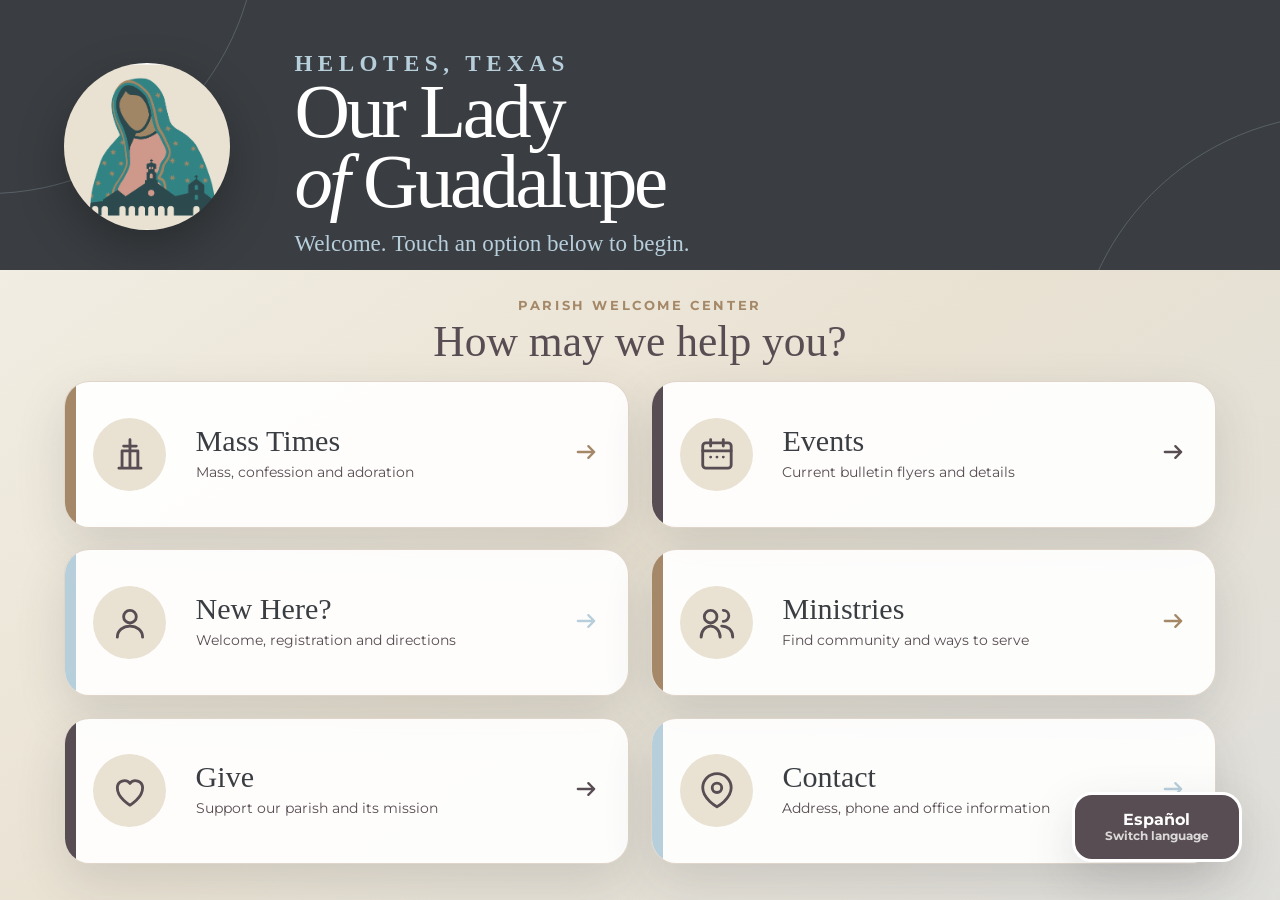
<file: index.html>
<!doctype html>
<html lang="en">
<head>
  <meta charset="utf-8">
  <meta name="viewport" content="width=device-width,initial-scale=1,viewport-fit=cover">
  <meta name="theme-color" content="#3a3e42">
  <title>Our Lady of Guadalupe | Parish Kiosk</title>
  <meta name="description" content="Interactive parish kiosk for Our Lady of Guadalupe Catholic Church in Helotes, Texas.">
  <link rel="preconnect" href="https://fonts.googleapis.com">
  <link rel="preconnect" href="https://fonts.gstatic.com" crossorigin>
  <link href="https://fonts.googleapis.com/css2?family=Montserrat:wght@500;600;700&display=swap" rel="stylesheet">
  <style>
    /* OLG BRAND GUIDE: edit the five approved colors here. */
    :root {
      --charcoal:#3a3e42;
      --taupe:#a48868;
      --plum:#584d52;
      --blue:#b7cedb;
      --cream:#e9e2d3;
      --white:#fff;
      --serif:"TeX Gyre Termes",Georgia,"Times New Roman",serif;
      --sans:"Montserrat",Arial,sans-serif;
      --shadow:0 18px 48px rgba(58,62,66,.15);
      --radius:clamp(22px,2vw,38px);
    }
    *{box-sizing:border-box}
    html,body{width:100%;height:100%;margin:0;overflow:hidden;background:var(--cream);color:var(--charcoal);font-family:var(--sans)}
    button,a{font:inherit} button{color:inherit} [hidden]{display:none!important}
    :focus-visible{outline:6px solid var(--taupe);outline-offset:5px}
    .view{width:100%;height:100vh;height:100dvh;overflow:hidden;background:linear-gradient(145deg,#f5f1e8 0%,var(--cream) 55%,#d8dce0 130%)}
    .view:not(.home){display:flex;flex-direction:column}

    /* HOME: designed to fit one portrait kiosk screen without scrolling. */
    .home{display:grid;grid-template-rows:minmax(260px,30%) 1fr}
    .hero{position:relative;display:grid;place-items:center;overflow:hidden;padding:clamp(28px,4vh,70px) clamp(34px,5vw,100px);color:var(--white);background:var(--charcoal)}
    .hero:before,.hero:after{content:"";position:absolute;width:42vw;aspect-ratio:1;border:1px solid rgba(183,206,219,.23);border-radius:50%}
    .hero:before{left:-22vw;top:-27vw}.hero:after{right:-26vw;bottom:-30vw}
    .hero-inner{position:relative;z-index:1;width:min(100%,1500px);display:grid;grid-template-columns:auto 1fr;align-items:center;gap:clamp(34px,5vw,88px)}
    .brand-mark{width:clamp(150px,13vw,270px);aspect-ratio:1;border-radius:50%;object-fit:cover;background:var(--cream);box-shadow:0 18px 48px rgba(0,0,0,.28)}
    .eyebrow{margin:0 0 .45em;font-size:clamp(14px,1.1vw,24px);font-weight:700;letter-spacing:.24em;text-transform:uppercase}
    .hero h1{max-width:14ch;margin:0;font-family:var(--serif);font-size:clamp(55px,6vw,126px);font-weight:400;line-height:.91;letter-spacing:-.045em;text-wrap:balance}
    .hero p{margin:.6em 0 0;color:var(--blue);font-family:var(--serif);font-size:clamp(22px,1.8vw,38px)}
    .home-main{min-height:0;display:flex;flex-direction:column;padding:clamp(24px,3vh,56px) clamp(32px,5vw,100px) clamp(30px,4vh,70px)}
    .home-heading{margin:0 0 clamp(18px,2vh,35px);text-align:center}
    .home-heading span{display:block;color:var(--taupe);font-size:clamp(13px,.9vw,20px);font-weight:700;letter-spacing:.2em;text-transform:uppercase}
    .home-heading h2{margin:.15em 0 0;color:var(--plum);font-family:var(--serif);font-size:clamp(38px,3.4vw,70px);font-weight:400;line-height:1}
    .home-grid{min-height:0;flex:1;display:grid;grid-template-columns:repeat(2,minmax(0,1fr));grid-template-rows:repeat(3,minmax(0,1fr));gap:clamp(16px,1.7vw,34px)}
    .touch-card{position:relative;display:grid;grid-template-columns:clamp(74px,6vw,120px) 1fr clamp(28px,2vw,42px);align-items:center;gap:clamp(18px,2vw,38px);overflow:hidden;padding:clamp(20px,2.2vw,42px);border:1px solid rgba(164,136,104,.34);border-radius:var(--radius);background:rgba(255,255,255,.92);box-shadow:var(--shadow);text-align:left;touch-action:manipulation;cursor:pointer;user-select:none;transition:transform .14s ease,box-shadow .14s ease}
    .touch-card:before{content:"";position:absolute;inset:0 auto 0 0;width:11px;background:var(--accent,var(--taupe))}
    .touch-card:nth-child(3n+1){--accent:var(--taupe)}.touch-card:nth-child(3n+2){--accent:var(--plum)}.touch-card:nth-child(3n){--accent:var(--blue)}
    .touch-card:active{transform:scale(.975);box-shadow:0 8px 24px rgba(58,62,66,.13)}
    .icon{width:clamp(72px,5.7vw,112px);aspect-ratio:1;display:grid;place-items:center;border-radius:50%;background:var(--cream);color:var(--plum)}
    .icon svg{width:52%;height:52%;fill:none;stroke:currentColor;stroke-width:1.8;stroke-linecap:round;stroke-linejoin:round}
    .card-title{display:block;color:var(--charcoal);font-family:var(--serif);font-size:clamp(30px,2.35vw,52px);font-weight:400;line-height:1}
    .card-subtitle{display:block;margin-top:.5em;color:var(--plum);font-size:clamp(14px,1vw,22px);line-height:1.4}
    .arrow{color:var(--accent)}.arrow svg{width:100%;fill:none;stroke:currentColor;stroke-width:2;stroke-linecap:round;stroke-linejoin:round}

    /* INTERNAL VIEWS */
    .app-bar{position:relative;z-index:10;flex:0 0 auto;min-height:clamp(108px,8vh,175px);display:grid;grid-template-columns:minmax(180px,.7fr) minmax(300px,1.6fr) minmax(180px,.7fr);align-items:center;gap:26px;padding:clamp(18px,2vh,34px) clamp(28px,4vw,72px);color:var(--white);background:var(--charcoal);box-shadow:0 10px 32px rgba(58,62,66,.22)}
    .app-bar h1{margin:0;overflow:hidden;font-family:var(--serif);font-size:clamp(36px,3.2vw,66px);font-weight:400;line-height:1;text-align:center;text-overflow:ellipsis;white-space:nowrap}
    .nav-button,.action{min-height:72px;display:inline-flex;align-items:center;justify-content:center;gap:12px;padding:15px 25px;border:0;border-radius:20px;background:var(--cream);color:var(--charcoal);font-weight:700;text-decoration:none;touch-action:manipulation;cursor:pointer}
    .home-button{background:var(--blue)}
    .nav-button svg{width:30px;height:30px;fill:none;stroke:currentColor;stroke-width:2;stroke-linecap:round;stroke-linejoin:round}
    .view-scroll{min-height:0;flex:1;overflow-x:hidden;overflow-y:auto;overscroll-behavior:contain;padding:clamp(40px,4vw,88px)}
    .wrap{width:min(100%,1700px);margin:auto}
    .intro{max-width:1180px;margin-bottom:clamp(34px,4vw,68px)}
    .intro .kicker{margin:0 0 10px;color:var(--taupe);font-size:clamp(15px,1vw,22px);font-weight:700;letter-spacing:.2em;text-transform:uppercase}
    .intro h2{margin:0;color:var(--plum);font-family:var(--serif);font-size:clamp(54px,5vw,102px);font-weight:400;line-height:.98;letter-spacing:-.035em}
    .intro p{margin:.65em 0 0;font-size:clamp(21px,1.6vw,33px);line-height:1.5}
    .panel-grid{display:grid;grid-template-columns:repeat(2,minmax(0,1fr));gap:clamp(22px,2.5vw,46px)}
    .panel{padding:clamp(30px,3vw,58px);border:1px solid rgba(164,136,104,.3);border-radius:var(--radius);background:rgba(255,255,255,.92);box-shadow:var(--shadow)}
    .panel h3{margin:0 0 .5em;color:var(--plum);font-family:var(--serif);font-size:clamp(35px,3vw,62px);font-weight:400;line-height:1.05}
    .panel p,.panel li{font-size:clamp(18px,1.3vw,26px);line-height:1.55}.panel ul{margin:0;padding-left:1.25em}
    .schedule{width:100%;border-collapse:collapse;font-size:clamp(18px,1.35vw,28px)}
    .schedule th,.schedule td{padding:20px 18px;border-bottom:1px solid var(--cream);text-align:left;vertical-align:top}.schedule th{width:34%;color:var(--plum)}
    .qr-grid{display:grid;grid-template-columns:repeat(2,minmax(0,1fr));gap:clamp(24px,3vw,52px)}
    .qr-panel{text-align:center}.qr-image{display:block;width:min(100%,420px);height:auto;margin:22px auto;padding:16px;border-radius:24px;background:var(--white);box-shadow:var(--shadow)}
    .qr-panel p{max-width:31em;margin:0 auto 18px}.qr-label{display:block;color:var(--taupe);font-weight:700;letter-spacing:.09em;text-transform:uppercase}
    .category-heading{margin:clamp(42px,5vw,78px) 0 24px;padding-bottom:18px;border-bottom:4px solid var(--taupe);color:var(--plum);font-family:var(--serif);font-size:clamp(38px,3.4vw,66px);font-weight:400}
    .category-heading:first-child{margin-top:0}.category-grid{display:grid;grid-template-columns:repeat(2,minmax(0,1fr));gap:clamp(18px,2vw,34px)}
    .ministry-card{display:flex;min-height:210px;flex-direction:column;justify-content:space-between;padding:clamp(24px,2.5vw,46px);border:1px solid rgba(164,136,104,.3);border-radius:var(--radius);background:var(--white);box-shadow:var(--shadow);text-align:left;cursor:pointer}
    .ministry-card h3{margin:0;color:var(--plum);font-family:var(--serif);font-size:clamp(29px,2.2vw,48px);font-weight:400;line-height:1.08}.ministry-card .contact{display:block;margin-top:18px;color:var(--charcoal);font-size:clamp(15px,1vw,20px);line-height:1.45}.ministry-card .details{display:block;margin-top:24px;color:var(--taupe);font-weight:700}
    .ministry-detail:not([hidden]){display:flex}.ministry-detail .detail-card{width:min(100%,1300px);margin:auto}.ministry-description{font-size:clamp(20px,1.45vw,30px)!important}

    /* EVENT LIBRARY */
    .events-grid{display:grid;grid-template-columns:repeat(2,minmax(0,1fr));gap:clamp(24px,2.8vw,52px)}
    .event-card{display:grid;grid-template-columns:minmax(180px,34%) 1fr;min-height:320px;overflow:hidden;padding:0;border:0;border-radius:var(--radius);background:var(--white);box-shadow:var(--shadow);text-align:left;cursor:pointer;touch-action:manipulation}
    .event-card img{width:100%;height:100%;object-fit:cover;object-position:top center;background:var(--cream)}
    .event-copy{display:flex;flex-direction:column;justify-content:center;padding:clamp(24px,2.5vw,48px)}
    .event-date{color:var(--taupe);font-size:clamp(14px,.95vw,20px);font-weight:700;letter-spacing:.1em;text-transform:uppercase}
    .event-card h3{margin:.35em 0;color:var(--plum);font-family:var(--serif);font-size:clamp(30px,2.4vw,50px);font-weight:400;line-height:1.05}
    .event-card p{margin:0;font-size:clamp(16px,1.1vw,23px);line-height:1.45}.event-card .details{margin-top:1.2em;color:var(--charcoal);font-weight:700}
    .detail-layout{display:grid;grid-template-columns:minmax(360px,.72fr) minmax(440px,1fr);gap:clamp(32px,4vw,72px);align-items:start}
    .detail-flyer{width:100%;max-height:68vh;object-fit:contain;object-position:top;border-radius:24px;background:var(--white);box-shadow:var(--shadow)}
    .detail-card{padding:clamp(32px,3.5vw,68px);border-radius:var(--radius);background:var(--white);box-shadow:var(--shadow)}
    .detail-card h2{margin:0;color:var(--plum);font-family:var(--serif);font-size:clamp(48px,4.4vw,86px);font-weight:400;line-height:1}
    .detail-meta{display:grid;gap:18px;margin:32px 0}.detail-meta div{padding:18px 22px;border-left:8px solid var(--blue);background:#f7f4ed}.detail-meta span{display:block;color:var(--taupe);font-size:14px;font-weight:700;letter-spacing:.12em;text-transform:uppercase}.detail-meta strong{display:block;margin-top:4px;font-size:clamp(19px,1.35vw,27px)}
    .detail-card p{font-size:clamp(18px,1.25vw,26px);line-height:1.55}
    .language-toggle{position:fixed;z-index:80;right:clamp(24px,3vw,56px);bottom:clamp(24px,3vw,56px);min-width:170px;min-height:70px;padding:12px 20px;border:3px solid var(--white);border-radius:20px;background:var(--plum);color:var(--white);box-shadow:var(--shadow);font-weight:700;cursor:pointer}
    .language-toggle span{display:block;font-size:.72em;opacity:.78}

    /* Keep the longer Spanish parish name fully visible on the kiosk home screen. */
    html:lang(es) .hero-inner{gap:clamp(22px,3vw,58px)}
    html:lang(es) .hero h1{max-width:none;font-size:clamp(46px,5vw,104px);line-height:.94;letter-spacing:-.04em}

    @media (max-width:900px){
      .home{grid-template-rows:29% 1fr}.hero-inner{grid-template-columns:1fr;gap:14px;text-align:center}.brand-mark{width:110px}.hero h1{max-width:none;font-size:clamp(40px,8vw,68px)}
      .home-grid{gap:10px}.touch-card{grid-template-columns:1fr;justify-items:center;gap:8px;padding:12px;text-align:center}.icon{width:58px}.arrow,.card-subtitle{display:none}.card-title{font-size:clamp(22px,4vw,34px)}
      .app-bar{grid-template-columns:1fr auto 1fr;padding:14px}.nav-button{min-height:58px;padding:12px}.panel-grid,.events-grid,.detail-layout,.qr-grid,.category-grid{grid-template-columns:1fr}.event-card{grid-template-columns:150px 1fr}.detail-flyer{max-height:none}.view-scroll{padding:24px 16px 110px}.language-toggle{min-width:140px;min-height:58px}
    }
      #detail-description{white-space:pre-line}#detail-flyer-qr{margin-top:20px;padding:16px;border-inline-start:5px solid #234a3b;background:#eaf1e8;color:#223c35}
  </style>
</head>
<body>
  <button class="language-toggle" id="language-toggle" type="button">Español<span>Switch language</span></button>

  <main class="view home" id="view-home" data-view="home">
    <header class="hero">
      <div class="hero-inner">
        <img class="brand-mark" src="[data-uri]" alt="Our Lady of Guadalupe parish mark">
        <div>
          <p class="eyebrow">Helotes, Texas</p>
          <h1>Our Lady <em>of</em> Guadalupe</h1>
          <p class="hero-instruction">Welcome. Touch an option below to begin.</p>
        </div>
      </div>
    </header>
    <section class="home-main">
      <div class="home-heading"><span>Parish Welcome Center</span><h2>How may we help you?</h2></div>
      <nav class="home-grid" aria-label="Kiosk menu">
        <button class="touch-card" data-open="mass" type="button"><span class="icon"><svg viewBox="0 0 24 24"><path d="M12 3v18M8 7h8M5 21h14M7 21V10h10v11"/></svg></span><span><strong class="card-title">Mass Times</strong><span class="card-subtitle">Mass, confession and adoration</span></span><span class="arrow"><svg viewBox="0 0 24 24"><path d="M5 12h14M14 7l5 5-5 5"/></svg></span></button>
        <button class="touch-card" data-open="events" type="button"><span class="icon"><svg viewBox="0 0 24 24"><rect x="3" y="5" width="18" height="16" rx="2"/><path d="M8 3v4M16 3v4M3 10h18M8 14h.01M12 14h.01M16 14h.01"/></svg></span><span><strong class="card-title">Events</strong><span class="card-subtitle">Current bulletin flyers and details</span></span><span class="arrow"><svg viewBox="0 0 24 24"><path d="M5 12h14M14 7l5 5-5 5"/></svg></span></button>
        <button class="touch-card" data-open="new" type="button"><span class="icon"><svg viewBox="0 0 24 24"><path d="M12 12a4 4 0 1 0 0-8 4 4 0 0 0 0 8ZM4 21c0-4.2 3.6-7 8-7s8 2.8 8 7"/></svg></span><span><strong class="card-title">New Here?</strong><span class="card-subtitle">Welcome, registration and directions</span></span><span class="arrow"><svg viewBox="0 0 24 24"><path d="M5 12h14M14 7l5 5-5 5"/></svg></span></button>
        <button class="touch-card" data-open="ministries" type="button"><span class="icon"><svg viewBox="0 0 24 24"><path d="M8 12a4 4 0 1 0 0-8 4 4 0 0 0 0 8ZM2 21c0-4 2.7-7 6-7s6 3 6 7M16 11a3.5 3.5 0 1 0 0-7M15 14c4 0 7 2.7 7 7"/></svg></span><span><strong class="card-title">Ministries</strong><span class="card-subtitle">Find community and ways to serve</span></span><span class="arrow"><svg viewBox="0 0 24 24"><path d="M5 12h14M14 7l5 5-5 5"/></svg></span></button>
        <button class="touch-card" data-open="give" type="button"><span class="icon"><svg viewBox="0 0 24 24"><path d="M12 21S4 16.5 4 10a4.5 4.5 0 0 1 8-2.8A4.5 4.5 0 0 1 20 10c0 6.5-8 11-8 11Z"/></svg></span><span><strong class="card-title">Give</strong><span class="card-subtitle">Support our parish and its mission</span></span><span class="arrow"><svg viewBox="0 0 24 24"><path d="M5 12h14M14 7l5 5-5 5"/></svg></span></button>
        <button class="touch-card" data-open="contact" type="button"><span class="icon"><svg viewBox="0 0 24 24"><path d="M21 10c0 7-9 12-9 12S3 17 3 10a9 9 0 1 1 18 0Z"/><circle cx="12" cy="10" r="3"/></svg></span><span><strong class="card-title">Contact</strong><span class="card-subtitle">Address, phone and office information</span></span><span class="arrow"><svg viewBox="0 0 24 24"><path d="M5 12h14M14 7l5 5-5 5"/></svg></span></button>
      </nav>
    </section>
  </main>

  <section class="view" id="view-mass" data-view="mass" hidden><header class="app-bar"></header><div class="view-scroll"><div class="wrap"><div class="intro"><p class="kicker">Pray with us</p><h2>Mass Times</h2><p>Weekly liturgy, reconciliation and adoration schedule.</p></div><div class="panel-grid"><article class="panel"><h3>Mass Schedule</h3><table class="schedule"><tr><th>Weekdays</th><td>Monday-Saturday, 8:30 AM (English)<br>Tuesday, 8:30 AM (Spanish)<br>Tuesday, 6:30 PM (English)<br>Wednesday, 12:10 PM (English)</td></tr><tr><th>Saturday Vigil</th><td>4:30 PM (English)<br>6:30 PM (Spanish)</td></tr><tr><th>Sunday</th><td>7:30, 9:30 &amp; 11:30 AM; 3:30 PM (English)<br>1:30 PM (Spanish)</td></tr></table></article><article class="panel"><h3>Reconciliation</h3><p>Wednesday, 6:00–9:00 PM<br>Or by appointment.</p><h3>Holy Adoration</h3><p>Thursday, 9:00 AM-9:00 PM in the chapel.</p></article></div></div></div></section>
  <section class="view" id="view-events" data-view="events" hidden><header class="app-bar"></header><div class="view-scroll"><div class="wrap"><div class="intro"><p class="kicker">October 18, 2026 Bulletin</p><h2>Parish Events</h2><p>Current flyers and details from the October 18 bulletin. Touch an event to learn more.</p></div><div class="events-grid" id="events-grid"></div></div></div></section>
  <section class="view" id="view-new" data-view="new" hidden><header class="app-bar"></header><div class="view-scroll"><div class="wrap"><div class="intro"><p class="kicker">Welcome home</p><h2>New Here?</h2><p>We are grateful you are visiting Our Lady of Guadalupe. Our parish family is ready to help you feel at home.</p></div><div class="panel-grid"><article class="panel"><h3>Parish Registration</h3><p>Registering helps us welcome you, communicate parish news and support your sacramental life. Visit the parish office or scan the registration code below.</p></article><article class="panel"><h3>Mass &amp; Confession</h3><p>Use the Mass Times screen for our regular worship, reconciliation and adoration schedule.</p><button class="action" type="button" data-open="mass">View Mass Times</button></article><article class="panel"><h3>Parish Office</h3><p>13715 Riggs Road<br>Helotes, Texas 78023<br>(210) 695-8791</p><p>Monday-Friday: 8:00 AM-1:15 PM<br>Closed for lunch: 1:15-2:15 PM<br>Open again: 2:15-4:00 PM</p></article><article class="panel qr-panel"><span class="qr-label">Scan to register</span><img class="qr-image" id="registration-qr" alt="Parish registration QR code"><h3>Become Part of Our Parish</h3><p>Scan this code with your phone to open parish registration. No website opens on the kiosk.</p></article></div></div></div></section>
  <section class="view" id="view-ministries" data-view="ministries" hidden><header class="app-bar"></header><div class="view-scroll"><div class="wrap"><div class="intro"><p class="kicker">Grow, belong and serve</p><h2>Find Your Community</h2><p>Touch a ministry to see its description and contact information.</p></div><div id="ministries-grid"></div></div></div></section>
  <section class="view" id="view-give" data-view="give" hidden><header class="app-bar"></header><div class="view-scroll"><div class="wrap"><div class="intro"><p class="kicker">One faith. One family. One mission.</p><h2>Give</h2><p>Scan a code with your phone to support Our Lady of Guadalupe securely.</p></div><div class="qr-grid"><article class="panel qr-panel"><span class="qr-label">Capital Campaign</span><img class="qr-image" id="capital-qr" alt="Building Faith Together Capital Campaign QR code"><h3>Building Faith Together</h3><p>Help reduce the loan debt on our Family Center Building so our children can continue growing in faith through formation classes in this important parish space.</p></article><article class="panel qr-panel"><span class="qr-label">Parish Giving</span><img class="qr-image" id="giving-qr" alt="Our Lady of Guadalupe online giving QR code"><h3>Online Giving</h3><p>Support the worship, ministries, outreach and daily mission of Our Lady of Guadalupe. Complete your gift securely on your own phone.</p></article></div></div></div></section>
  <section class="view" id="view-contact" data-view="contact" hidden><header class="app-bar"></header><div class="view-scroll"><div class="wrap"><div class="intro"><p class="kicker">We are here to help</p><h2>Contact OLG</h2></div><div class="panel-grid"><article class="panel"><h3>Our Lady of Guadalupe</h3><p>13715 Riggs Road<br>Helotes, Texas 78023</p><p><strong>Phone:</strong> (210) 695-8791<br><strong>Website:</strong> www.olghelotes.org</p></article><article class="panel"><h3>Need Assistance?</h3><p>Please visit the parish office. Staff can assist with sacramental preparation, parish registration, facility questions and ministry connections.</p></article></div></div></div></section>
  <section class="view" id="view-detail" data-view="detail" hidden><header class="app-bar"></header><div class="view-scroll"><div class="wrap"><div class="detail-layout"><img class="detail-flyer" id="detail-flyer" alt=""><article class="detail-card"><h2 id="detail-title"></h2><div class="detail-meta"><div><span>Date</span><strong id="detail-date"></strong></div><div><span>Time</span><strong id="detail-time"></strong></div><div><span>Location</span><strong id="detail-location"></strong></div></div><p id="detail-description"></p><section id="detail-flyer-qr" class="qr-panel" hidden><h3></h3><p></p></section></article></div></div></div></section>
  <section class="view ministry-detail" id="view-ministry-detail" data-view="ministry-detail" hidden><header class="app-bar"></header><div class="view-scroll"><div class="wrap"><article class="detail-card"><h2 id="ministry-title"></h2><p class="ministry-description" id="ministry-description"></p><div class="detail-meta"><div><span>Contact</span><strong id="ministry-contact"></strong></div></div></article></div></div></section>

  <script src="events.js"></script>
  <script>
    /* Bulletin events: edit this list when a new bulletin is published. */
    const EVENTS=window.OLG_EVENTS || [];
    const MINISTRIES = [
      { id: "first-saturday", section: "organizations", title: "1st Saturday Rosary Devotion", contact: "Leticia Schweigert: leticia.schweigert@gmail.com | Maritoni Nabor: tonne18@aol.com, (443) 745-3563" },
      { id: "guadalupanos", section: "organizations", title: "Guadalupanos", contact: "President / Presidenta: Adela Trujillo — (951) 316-2785 | Vice-president / Vice Presidenta: Ana Luisa Lugo — (210) 584-3951 | Secretary / Secretaria: Maria Esther Aguilar — (210) 367-4085 | Treasurer / Tesorero: Juan Carlos Silva — (210) 391-6231" },
      { id: "immaculate-heart", section: "organizations", title: "Ministerio del Inmaculado Corazón de María", contact: "Sara Peña: (210) 393-3491 | Adela Trujillo: (951) 316-2785" },
      { id: "acts", section: "organizations", title: "ACTS Ministry", contact: "Carmen Acosta Garcia: csacosta73@gmail.com, (210) 315-4698 | Oscar Estrella: mocastar3@gmail.com, (210) 241-9684" },
      { id: "nocturnal-adoration", section: "organizations", title: "Adoración Nocturna / Nocturnal Adoration", contact: "Martin Palacios, Presidente: (210) 215-0393" },
      { id: "adoration", section: "organizations", title: "Adoration Ministry", contact: "Myrna Caharian: myrlim50@gmail.com, (956) 571-0261 | Rose Dillard: (210) 842-0616 | Shirley Domyancic: (210) 269-9922" },
      { id: "altar-society", section: "organizations", title: "Altar Society", contact: "Della Rodriguez, President: dellairod@aol.com, (210) 695-8791" },
      { id: "amsif", section: "organizations", title: "AMSIF Grupo de Mujeres en Español", contact: "Ana Luisa Lugo: (210) 584-3951 | Tita Mariscal: (210) 834-7313" },
      { id: "catholic-daughters", section: "organizations", title: "Catholic Daughters of the Americas", contact: "Jo Ann: joann.r.cda@gmail.com, (210) 591-5118 | Elsa Anaya: elsaanaya@hotmail.com, (210) 744-9145" },
      { id: "cenaculo", section: "organizations", title: "Cenáculo de la Divina Voluntad", contact: "Sara Peña: sarapenarealty@gmail.com, (210) 393-3491" },
      { id: "cops", section: "organizations", title: "COPS / Metro Alliance", contact: "Edna Molina: ednamolina@gmail.com | Steve Mendoza: stevemendoza@satx.rr.com | Aurora Valek: auroravalek12@gmail.com" },
      { id: "cyo", section: "organizations", title: "C.Y.O. (Catholic Youth Organization)", contact: "President: president@olghelotescyo.org | Cassandra Waters: cwaters.cyo@gmail.com | Registration: registrar@olghelotescyo.org" },
      { id: "growing-with-god", section: "organizations", title: "Growing with God", contact: "Questions: TheAnnex@olghelotes.org" },
      { id: "knights", section: "organizations", title: "Knights of Columbus", contact: "Grand Knight Phillip Aguilar: phil.aguilar511@gmail.com | Deputy Grand Knight John Kinsey: kinseyranch@hotmail.com" },
      { id: "life", section: "organizations", title: "Life (Pro-Life)", contact: "David Guerra, Pro-Life Coordinator: OLG_respectlife@prodigy.net, (210) 681-6932" },
      { id: "marriage", section: "organizations", title: "Marriage Ministry", contact: "George & Cindy Muñoz: marriageministryolg@gmail.com" },
      { id: "military", section: "organizations", title: "Military Family Ministry", contact: "Contact through the Parish Office: (210) 695-8791" },
      { id: "homebound", section: "organizations", title: "Ministry to the Sick / Homebound", contact: "Patty Williams, Head of Ministry: pattywill1950@gmail.com, (210) 488-7106" },
      { id: "moms", section: "organizations", title: "M.o.M.s Group", contact: "Kristin Bitsis: kristinbitsis@gmail.com, (210) 219-6819" },
      { id: "prison", section: "organizations", title: "Prison Correspondence Ministry", contact: "Contact through the Parish Office: (210) 695-8791" },
      { id: "sidewalk", section: "organizations", title: "Sidewalk Ministry", contact: "Diana Reyes: drj_76205@yahoo.com, (210) 557-1581" },
      { id: "stitching", section: "organizations", title: "Stitching4Outreach Ministry", contact: "Beth Habecost: ephabecost@yahoo.com, (847) 508-7275" },
      { id: "schoenstatt", section: "organizations", title: "Schoenstatt Movement of San Antonio", contact: "Contact through the Parish Office: (210) 695-8791" },
      { id: "svdp", section: "organizations", title: "Society of St. Vincent de Paul", contact: "Helotes office: (210) 695-5683 | 14690 Bandera Road, Helotes, TX 78023" },
      { id: "grief", section: "organizations", title: "Take Heart Grief Support Group", contact: "Elizabeth Epperson: elizabethepperson@hotmail.com" },
      { id: "virgen", section: "organizations", title: "Virgen Peregrina", contact: "Maria Jones: (210) 896-4588" },
      { id: "eucharistic", section: "liturgical", title: "Extraordinary Ministers of Holy Communion", contact: "Roxana Vargas, English Mass Coordinator: roxana.vargas@chrobinson.com, (210) 473-0584" },
      { id: "readers", section: "liturgical", title: "Readers", contact: "Roxana Vargas, English: rv4600@msn.com, (210) 473-0804 | Martha Vasquez, Spanish: martyjn15@aol.com, (210) 844-1155" },
      { id: "mass-coordinators", section: "liturgical", title: "Mass Coordinators", contact: "Cheryl Chladek, Director of Liturgy and Music: (281) 598-9412" },
      { id: "music", section: "liturgical", title: "Music Ministry", contact: "Cheryl Chladek, Director of Liturgy and Music: (281) 598-9412" },
      { id: "olg-kids", section: "liturgical", title: "Elementary Faith Formation / O.L.G. Kids", contact: "Deacon Paul: deaconpaul@olghelotes.org | Parish Office: (210) 695-8791" },
      { id: "guadalupe-youth", section: "liturgical", title: "Guadalupe Youth", contact: "Youth Ministry through the Parish Office: (210) 695-8791" },
      { id: "young-adults", section: "liturgical", title: "Young Adult Ministry", contact: "Contact through the Parish Office: (210) 695-8791" }
    ];

    /* MINISTRY DETAILS — concise kiosk summaries based on the official OLG ministry directory. */
    const MINISTRY_DETAILS = {
      "first-saturday": { en: "Meets in the Guadalupe Room on the first Saturday of each month from 9:30-11:30 AM. Its primary mission is reparation to the Immaculate Heart of Mary. New members are welcome.", es: "Se reúne en el Salón Guadalupe el primer sábado de cada mes de 9:30-11:30 AM. Su misión principal es reparar al Inmaculado Corazón de María. Se aceptan nuevos miembros." },
      guadalupanos: { en: "Honors Our Lady of Guadalupe and supports parish devotional, cultural and service activities throughout the year.", es: "Honra a Nuestra Señora de Guadalupe y apoya actividades parroquiales devocionales, culturales y de servicio durante el año." },
      "immaculate-heart": { en: "A Spanish-language prayer community devoted to the Immaculate Heart of Mary, fellowship and spiritual growth.", es: "Comunidad de oración en español dedicada al Inmaculado Corazón de María, la convivencia y el crecimiento espiritual." },
      acts: { en: "Facilitates and oversees ACTS retreats as an evangelization ministry. Retreats promote intentional discipleship, personal encounter with Jesus, spiritual development, service and parish community. Core meetings are generally held the first Tuesday of each month.", es: "Facilita y supervisa retiros ACTS como ministerio de evangelización. Los retiros promueven el discipulado intencional, el encuentro con Jesús, el desarrollo espiritual, el servicio y la comunidad parroquial." },
      "nocturnal-adoration": { en: "Meets the first Saturday of every month for Spanish Mass at 6:30 PM, formation and fellowship from 8:00-10:00 PM, and an overnight Blessed Sacrament vigil from 10:00 PM-5:00 AM. An English hour is offered from 11:00 PM-midnight.", es: "Se reúne el primer sábado de cada mes para Misa en español a las 6:30 PM, formación de 8:00-10:00 PM y vigilia ante el Santísimo de 10:00 PM-5:00 AM. Hay una hora en inglés de 11:00 PM a medianoche." },
      adoration: { en: "Assists with Eucharistic Adoration every Tuesday after the 8:30 AM Mass through Wednesday at 9:00 PM. Members sign up for a scheduled time to sit with Jesus.", es: "Ayuda con la Adoración Eucarística cada martes después de la Misa de 8:30 AM hasta el miércoles a las 9:00 PM. Los miembros se inscriben para un horario con Jesús." },
      "altar-society": { en: "Serves the liturgical life of the parish by caring for altar linens, sacred spaces and practical needs of worship.", es: "Sirve la vida litúrgica cuidando manteles del altar, espacios sagrados y necesidades prácticas del culto." },
      amsif: { en: "A Spanish-language women's formation group offering personal growth, faith, friendship and practical family enrichment.", es: "Grupo de formación para mujeres en español que ofrece crecimiento personal, fe, amistad y enriquecimiento familiar." },
      "catholic-daughters": { en: "Catholic women united in faith, charity and service to the parish and wider community.", es: "Mujeres católicas unidas en la fe, la caridad y el servicio a la parroquia y la comunidad." },
      cenaculo: { en: "Meets to pray and reflect on living in the Divine Will through Catholic spiritual writings and shared faith.", es: "Se reúne para orar y reflexionar sobre la vida en la Divina Voluntad mediante escritos espirituales católicos." },
      cops: { en: "Works with COPS/Metro Alliance to develop community leaders and address local issues affecting families and neighborhoods.", es: "Trabaja con COPS/Metro Alliance para formar líderes y atender asuntos locales que afectan a familias y vecindarios." },
      cyo: { en: "Provides youth sports and recreation emphasizing integrity, fair play, participation and friendly competition. Programs include flag football, soccer, volleyball, basketball, cheer, baseball and softball.", es: "Ofrece deportes juveniles con integridad, juego limpio, participación y competencia amistosa. Incluye fútbol bandera, fútbol, voleibol, baloncesto, animación, béisbol y sóftbol." },
      "growing-with-god": { en: "Cares for gardens, trees and flower beds at the Main Campus and Annex; creates outdoor prayer spaces; and offers monthly opportunities for prayer, friendship, exercise and learning about God's creation.", es: "Cuida jardines, árboles y flores del campus principal y Anexo; crea espacios de oración y ofrece oportunidades mensuales de oración, amistad, ejercicio y cuidado de la creación." },
      knights: { en: "Catholic men serving the Church, parish and community through fraternity, charity, faith and family programs.", es: "Hombres católicos que sirven a la Iglesia, parroquia y comunidad mediante fraternidad, caridad, fe y programas familiares." },
      life: { en: "Promotes the dignity of every human life through prayer, education, outreach and support for mothers and families.", es: "Promueve la dignidad de toda vida humana mediante oración, educación, alcance y apoyo a madres y familias." },
      marriage: { en: "Strengthens Catholic marriages through faith formation, fellowship, encouragement and parish activities for couples.", es: "Fortalece matrimonios católicos mediante formación, convivencia, apoyo y actividades parroquiales para parejas." },
      military: { en: "Supports active-duty members, veterans and military families through prayer, fellowship and practical parish care.", es: "Apoya a militares activos, veteranos y familias militares mediante oración, convivencia y cuidado parroquial." },
      homebound: { en: "Brings Holy Communion and a prayer service to parishioners unable to attend Mass because of illness or disability. Ministers usually visit weekly and typically serve once a month; the ministry meets three times yearly.", es: "Lleva la Sagrada Comunión y oración a feligreses que no pueden asistir a Misa por enfermedad o discapacidad. Los ministros visitan semanalmente y el ministerio se reúne tres veces al año." },
      moms: { en: "Mothers of Munchkins is a support group for mothers with children of all ages. Members share Christian perspectives, friendship and encouragement. Fellowship meetings are generally held twice monthly on Wednesdays from 9:30-11:00 AM.", es: "Mothers of Munchkins apoya a madres con hijos de todas las edades mediante perspectivas cristianas, amistad y ánimo. Las reuniones suelen ser dos miércoles al mes de 9:30-11:00 AM." },
      prison: { en: "Offers Christian encouragement to incarcerated people through approved correspondence, prayer and compassionate presence.", es: "Ofrece ánimo cristiano a personas encarceladas mediante correspondencia aprobada, oración y presencia compasiva." },
      sidewalk: { en: "An OLG and San Fernando Cathedral collaboration distributing free blessed rosaries, prayer cards, medals and Magnificats. Volunteers serve at the cathedral on the second Saturday of each month from 10:00 AM-noon.", es: "Colaboración entre OLG y la Catedral de San Fernando que distribuye rosarios bendecidos, tarjetas y medallas. Sirve el segundo sábado de cada mes de 10:00 AM al mediodía." },
      stitching: { en: "Creates quilts, bags, blankets, pillows and other handmade items for shelters, foster children, seniors, military families and others in need. Sewing is not required. Meets Thursdays from 10:00 AM-noon at the Family Center.", es: "Crea colchas, bolsas, cobijas y otros artículos para refugios, niños, mayores, familias militares y necesitados. No se requiere coser. Se reúne los jueves de 10:00 AM al mediodía." },
      schoenstatt: { en: "A Marian movement helping families and individuals pursue holiness in everyday life through covenant spirituality.", es: "Movimiento mariano que ayuda a familias e individuos a buscar la santidad diaria mediante la espiritualidad de alianza." },
      svdp: { en: "Serves people in Helotes and Northwest San Antonio with food, emergency utility assistance and community referrals. The conference also organizes food distributions, seasonal drives and service projects.", es: "Sirve a Helotes y el noroeste de San Antonio con alimentos, ayuda de servicios públicos y referencias comunitarias, además de distribuciones y campañas de temporada." },
      grief: { en: "A safe place of hope and healing for people experiencing life-changing loss and for those supporting a grieving loved one. Meets the second Tuesday of each month from 5:30-7:00 PM in the Guadalupe Room.", es: "Lugar seguro de esperanza y sanación para personas que viven una pérdida y quienes las apoyan. Se reúne el segundo martes de cada mes de 5:30-7:00 PM en el Salón Guadalupe." },
      virgen: { en: "Encourages family prayer by welcoming a traveling image of the Blessed Virgin Mary into parishioners' homes.", es: "Fomenta la oración familiar al recibir una imagen peregrina de la Santísima Virgen María en los hogares." },
      eucharistic: { en: "Trained ministers assist with the reverent distribution of Holy Communion at Mass and, when assigned, to the sick and homebound.", es: "Ministros capacitados ayudan a distribuir reverentemente la Sagrada Comunión en Misa y a enfermos y confinados." },
      readers: { en: "Proclaim the Sacred Scriptures at Mass and prepare through prayer, study and careful practice.", es: "Proclaman las Sagradas Escrituras en la Misa y se preparan mediante oración, estudio y práctica cuidadosa." },
      "mass-coordinators": { en: "Help prepare each liturgy, coordinate ministers and attend to practical details so Mass is celebrated smoothly and reverently.", es: "Preparan cada liturgia, coordinan ministros y atienden detalles para que la Misa se celebre con orden y reverencia." },
      music: { en: "Leads the assembly in sung prayer through choirs, cantors and instrumentalists at parish liturgies and celebrations.", es: "Guía a la asamblea en la oración cantada mediante coros, cantores e instrumentistas en liturgias y celebraciones." },
      "olg-kids": { en: "Elementary faith formation helping children know Jesus, learn the Catholic faith and prepare for a life of discipleship.", es: "Formación de fe para niños que les ayuda a conocer a Jesús, aprender la fe católica y vivir como discípulos." },
      "guadalupe-youth": { en: "Youth ministry accompanying middle- and high-school students through formation, worship, service, retreats and community.", es: "Ministerio juvenil que acompaña a estudiantes mediante formación, oración, servicio, retiros y comunidad." },
      "young-adults": { en: "Open to young adults ages 18-40 in every state of life. The ministry strengthens relationships with Christ and one another through Scripture nights, rosaries, Adoration, parish involvement, volunteer opportunities and socials.", es: "Abierto a jóvenes adultos de 18-40 años en todo estado de vida. Fortalece la relación con Cristo y la comunidad mediante Escritura, rosarios, Adoración, servicio y convivencia." }
    };

    /* OFFICE INFORMATION — edit the parish contact and campus details here. */
    const OFFICE_INFORMATION = {
      name: "Our Lady of Guadalupe Catholic Church",
      address: "13715 Riggs Road, Helotes, Texas 78023",
      mapAddress: "13715 Riggs Rd, Helotes, Texas 78023",
      annexAddress: "11762 FM1560, Helotes, TX 78023",
      phone: "(210) 695-8791",
      hours: [
        { en: "Monday-Friday: 8:00 AM-1:15 PM", es: "Lunes-viernes: 8:00 AM-1:15 PM" },
        { en: "Closed for lunch: 1:15-2:15 PM", es: "Cerrado por almuerzo: 1:15-2:15 PM" },
        { en: "Open again: 2:15-4:00 PM", es: "Abierto nuevamente: 2:15-4:00 PM" }
      ]
    };

    /* EXTERNAL URLS — these are never used by the primary Home cards. */
    const EXTERNAL_URLS = {
      giving: "https://olghelotes.org/online-giving",
      registration: "https://olghelotes.org/our-parish",
      googleMapsEmbed: "https://www.google.com/maps?q=13715+Riggs+Rd%2C+Helotes%2C+TX+78023&output=embed"
    };

    /* LIVESTREAM — paste an embeddable YouTube or eCatholic iframe URL between the quotes. */
    const LIVESTREAM_EMBED_URL = "";

    const TITLES={mass:"Mass Times",events:"Events",new:"New Here?",ministries:"Ministries",give:"Give",contact:"Contact",detail:"Event Details","ministry-detail":"Ministry Details"};
    const TRANSLATIONS={
      "Welcome. Touch an option below to begin.":"Bienvenidos. Toque una opción para comenzar.","Parish Welcome Center":"Centro de bienvenida parroquial","How may we help you?":"¿Cómo podemos ayudarle?","Mass Times":"Horarios de misa","Events":"Eventos","New Here?":"¿Nuevo aquí?","Ministries":"Ministerios","Give":"Donar","Contact":"Contacto","Back":"Atrás","Home":"Inicio","Event Details":"Detalles del evento","Ministry Details":"Detalles del ministerio","Touch for details":"Toque para ver detalles","Date":"Fecha","Time":"Hora","Location":"Lugar","Contact":"Contacto"
    };
    const HOME_LABELS={
      mass:{en:["Mass Times","Mass, confession and adoration"],es:["Horarios de misa","Misa, confesión y adoración"]},
      events:{en:["Events","Current bulletin flyers and details"],es:["Eventos","Volantes y detalles del boletín actual"]},
      new:{en:["New Here?","Welcome, registration and directions"],es:["¿Nuevo aquí?","Bienvenida, registro y direcciones"]},
      ministries:{en:["Ministries","Find community and ways to serve"],es:["Ministerios","Encuentre comunidad y maneras de servir"]},
      give:{en:["Give","Support our parish and its mission"],es:["Donar","Apoye a nuestra parroquia y su misión"]},
      contact:{en:["Contact","Address, phone and office information"],es:["Contacto","Dirección, teléfono e información de oficina"]}
    };
    const EVENT_ES=window.OLG_EVENT_ES || {};
    const MINISTRY_TITLES_ES={
      "first-saturday":"Devoción del Rosario del Primer Sábado",guadalupanos:"Guadalupanos","immaculate-heart":"Ministerio del Inmaculado Corazón de María",acts:"Ministerio ACTS","nocturnal-adoration":"Adoración Nocturna",adoration:"Ministerio de Adoración","altar-society":"Sociedad del Altar",amsif:"AMSIF Grupo de Mujeres en Español","catholic-daughters":"Hijas Católicas de las Américas",cenaculo:"Cenáculo de la Divina Voluntad",cops:"COPS / Metro Alliance",cyo:"C.Y.O. (Organización Juvenil Católica)","growing-with-god":"Creciendo con Dios",knights:"Caballeros de Colón",life:"Vida y Respeto a la Vida",marriage:"Ministerio Matrimonial",military:"Ministerio para Familias Militares",homebound:"Ministerio a los Enfermos y Confinados",moms:"Grupo de Mamás M.o.M.s",prison:"Ministerio de Correspondencia con Personas Encarceladas",sidewalk:"Ministerio de la Acera",stitching:"Ministerio Stitching4Outreach",schoenstatt:"Movimiento de Schoenstatt de San Antonio",svdp:"Sociedad de San Vicente de Paúl",grief:"Grupo de Apoyo para el Duelo Take Heart",virgen:"Virgen Peregrina",eucharistic:"Ministros Extraordinarios de la Sagrada Comunión",readers:"Lectores","mass-coordinators":"Coordinadores de Misa",music:"Ministerio de Música","olg-kids":"Formación de Fe Primaria / O.L.G. Kids","guadalupe-youth":"Juventud Guadalupana","young-adults":"Ministerio de Jóvenes Adultos"
    };
    const views=[...document.querySelectorAll("[data-view]")];let current="home",language="en",activeEventId=null,activeMinistryId=null;
    const icons={back:'<svg viewBox="0 0 24 24"><path d="M19 12H5M10 7l-5 5 5 5"/></svg>',home:'<svg viewBox="0 0 24 24"><path d="m3 11 9-8 9 8M5 10v11h14V10M9 21v-7h6v7"/></svg>'};
    function t(s){return language==="es"&&TRANSLATIONS[s]?TRANSLATIONS[s]:s}
    function makeBars(){document.querySelectorAll(".app-bar").forEach(bar=>{const view=bar.closest("[data-view]").dataset.view;bar.innerHTML=`<button class="nav-button back-button" type="button">${icons.back}<span>${t("Back")}</span></button><h1>${t(TITLES[view])}</h1><button class="nav-button home-button" type="button">${icons.home}<span>${t("Home")}</span></button>`})}
    function show(name){views.forEach(v=>v.hidden=v.dataset.view!==name);current=name;document.querySelector(`#view-${name} .view-scroll`)?.scrollTo(0,0);resetTimer()}
    function eventCopy(e){return language==="es"?{...e,...EVENT_ES[e.id]}:e}
    function ministryTitle(m){return language==="es"?(MINISTRY_TITLES_ES[m.id]||m.title):m.title}
    function ministryContact(text){if(language!=="es")return text;return text.replaceAll("Contact through the Parish Office","Contacto por medio de la Oficina Parroquial").replaceAll("Youth Ministry through the Parish Office","Ministerio Juvenil por medio de la Oficina Parroquial").replaceAll("Parish Office","Oficina Parroquial").replaceAll("Questions:","Preguntas:").replaceAll("Registration:","Inscripción:").replaceAll("President:","Presidente:").replaceAll("Vice-president:","Vicepresidente:").replaceAll("Secretary:","Secretaria:").replaceAll("Treasurer:","Tesorero:").replaceAll("Grand Knight","Gran Caballero").replaceAll("Deputy Grand Knight","Gran Caballero Adjunto").replaceAll("Pro-Life Coordinator","Coordinador de Respeto a la Vida").replaceAll("Head of Ministry","Coordinadora del Ministerio").replaceAll("English Mass Coordinator","Coordinadora de Misa en inglés").replaceAll("Director of Liturgy and Music","Directora de Liturgia y Música").replaceAll("English:","Inglés:").replaceAll("Spanish:","Español:").replaceAll("Helotes office","Oficina de Helotes")}
    function renderEvents(){document.getElementById("events-grid").innerHTML=EVENTS.map(raw=>{const e=eventCopy(raw);return `<button class="event-card" type="button" data-event="${e.id}"><img src="${e.image}" alt="${e.title} — ${language==="es"?"volante":"flyer"}"><span class="event-copy"><span class="event-date">${e.date}</span><h3>${e.title}</h3><p>${e.location}</p><span class="details">${t("Touch for details")} →</span></span></button>`}).join("")}
    function renderMinistries(){
      const cards=section=>MINISTRIES.filter(m=>m.section===section).map(m=>`<button class="ministry-card" type="button" data-ministry="${m.id}"><span><h3>${ministryTitle(m)}</h3><span class="contact">${ministryContact(m.contact)}</span></span><span class="details">${language==="es"?"Toque para ver detalles":"Touch for details"} →</span></button>`).join("");
      document.getElementById("ministries-grid").innerHTML=`<h3 class="category-heading">${language==="es"?"Ministerios y organizaciones":"Ministries and Organizations"}</h3><div class="category-grid">${cards("organizations")}</div><h3 class="category-heading">${language==="es"?"Ministerios litúrgicos y de formación":"Liturgical & Formation Ministries"}</h3><div class="category-grid">${cards("liturgical")}</div>`;
    }
    function renderFlyerQr(event){
      const callout=document.getElementById("detail-flyer-qr");
      callout.hidden=!event.flyerQr;
      if(!event.flyerQr)return;
      const es=language==="es";
      callout.querySelector("h3").textContent=es?"Código QR del volante":"QR code on the flyer";
      if(event.flyerQr.responderLink){
        const signup=document.createElement("a");
        signup.href=event.flyerQr.url;
        signup.target="_blank";
        signup.rel="noopener noreferrer";
        signup.textContent=es?event.flyerQr.labelEs:event.flyerQr.label;
        callout.querySelector("p").replaceChildren(signup);
        return;
      }
      const purpose=es?event.flyerQr.labelEs:event.flyerQr.label;
      callout.querySelector("p").textContent=purpose
        ? (es?"Escanee el código del volante con su teléfono. ":"Scan the code on the flyer with your phone. ")+purpose+"."
        : (es?"El código QR del volante no lleva a un formulario público verificado.":"The flyer QR code does not open a verified public signup form.");
    }
    function openEvent(id,changeView=true){const raw=EVENTS.find(x=>x.id===id);if(!raw)return;activeEventId=id;const e=eventCopy(raw);document.getElementById("detail-flyer").src=e.image;document.getElementById("detail-flyer").alt=`${e.title} — ${language==="es"?"volante":"flyer"}`;document.getElementById("detail-title").textContent=e.title;document.getElementById("detail-date").textContent=e.date;document.getElementById("detail-time").textContent=e.time;document.getElementById("detail-location").textContent=e.location;document.getElementById("detail-description").textContent=e.description;renderFlyerQr(e);if(changeView)show("detail")}
    function openMinistry(id,changeView=true){const m=MINISTRIES.find(x=>x.id===id);if(!m)return;activeMinistryId=id;const description=MINISTRY_DETAILS[id]||{en:"Contact this ministry to learn more about serving and participating.",es:"Comuníquese con este ministerio para saber más sobre cómo servir y participar."};document.getElementById("ministry-title").textContent=ministryTitle(m);document.getElementById("ministry-description").textContent=description[language]||description.en;document.getElementById("ministry-contact").textContent=ministryContact(m.contact);if(changeView)show("ministry-detail")}
    document.addEventListener("click",e=>{const open=e.target.closest("[data-open]");if(open)show(open.dataset.open);const event=e.target.closest("[data-event]");if(event)openEvent(event.dataset.event);const ministry=e.target.closest("[data-ministry]");if(ministry)openMinistry(ministry.dataset.ministry);if(e.target.closest(".home-button"))show("home");if(e.target.closest(".back-button"))show(current==="detail"?"events":current==="ministry-detail"?"ministries":"home")});
    function setIntro(view,en,es){const copy=language==="es"?es:en;const root=document.querySelector(`#view-${view} .intro`);root.querySelector(".kicker").textContent=copy[0];root.querySelector("h2").textContent=copy[1];const p=root.querySelector("h2+p");if(p)p.textContent=copy[2]}
    function updateStaticLanguage(){
      document.documentElement.lang=language;
      setIntro("mass",["Pray with us","Mass Times","Weekly liturgy, reconciliation and adoration schedule."],["Ore con nosotros","Horarios de Misa","Horario semanal de liturgia, reconciliación y adoración."]);
      document.querySelector("#view-mass .panel-grid").innerHTML=language==="es"?`<article class="panel"><h3>Horario de Misas</h3><table class="schedule"><tr><th>Entre semana</th><td>Lunes-sábado, 8:30 AM (inglés)<br>Martes, 8:30 AM (español)<br>Martes, 6:30 PM (inglés)<br>Miércoles, 12:10 PM (inglés)</td></tr><tr><th>Vigilia del sábado</th><td>4:30 PM (inglés)<br>6:30 PM (español)</td></tr><tr><th>Domingo</th><td>7:30, 9:30 y 11:30 AM; 3:30 PM (inglés)<br>1:30 PM (español)</td></tr></table></article><article class="panel"><h3>Reconciliación</h3><p>Miércoles, 6:00–9:00 p. m.<br>O con cita previa.</p><h3>Santa Adoración</h3><p>Jueves, 9:00 AM-9:00 PM en la capilla.</p></article>`:`<article class="panel"><h3>Mass Schedule</h3><table class="schedule"><tr><th>Weekdays</th><td>Monday-Saturday, 8:30 AM (English)<br>Tuesday, 8:30 AM (Spanish)<br>Tuesday, 6:30 PM (English)<br>Wednesday, 12:10 PM (English)</td></tr><tr><th>Saturday Vigil</th><td>4:30 PM (English)<br>6:30 PM (Spanish)</td></tr><tr><th>Sunday</th><td>7:30, 9:30 &amp; 11:30 AM; 3:30 PM (English)<br>1:30 PM (Spanish)</td></tr></table></article><article class="panel"><h3>Reconciliation</h3><p>Wednesday, 6:00–9:00 PM<br>Or by appointment.</p><h3>Holy Adoration</h3><p>Thursday, 9:00 AM-9:00 PM in the chapel.</p></article>`;
      setIntro("events",["October 4, 2026 Bulletin","Parish Events","Current flyers and details from the October 4 bulletin. Touch an event to learn more."],["Boletín del 4 de octubre de 2026","Eventos Parroquiales","Volantes y detalles actuales del boletín del 4 de octubre. Toque un evento para saber más."]);
      setIntro("new",["Welcome home","New Here?","We are grateful you are visiting Our Lady of Guadalupe. Our parish family is ready to help you feel at home."],["Bienvenido a casa","¿Nuevo aquí?","Agradecemos su visita a Nuestra Señora de Guadalupe. Nuestra familia parroquial está lista para ayudarle a sentirse en casa."]);
      const newPanels=document.querySelectorAll("#view-new .panel");const newCopy=language==="es"?[["Registro Parroquial","Registrarse nos ayuda a darle la bienvenida, comunicar noticias parroquiales y apoyar su vida sacramental. Visite la oficina parroquial o escanee el código de registro."],["Misa y Confesión","Use la pantalla Horarios de Misa para consultar nuestros horarios de culto, reconciliación y adoración."],["Oficina Parroquial",`13715 Riggs Road<br>Helotes, Texas 78023<br>(210) 695-8791<br><br>Lunes-viernes: 8:00 AM-1:15 PM<br>Cerrado por almuerzo: 1:15-2:15 PM<br>Abierto nuevamente: 2:15-4:00 PM`],["Forme Parte de Nuestra Parroquia","Escanee este código con su teléfono para abrir el registro parroquial. Ningún sitio web se abre en el kiosco."]]:[["Parish Registration","Registering helps us welcome you, communicate parish news and support your sacramental life. Visit the parish office or scan the registration code below."],["Mass & Confession","Use the Mass Times screen for our regular worship, reconciliation and adoration schedule."],["Parish Office",`13715 Riggs Road<br>Helotes, Texas 78023<br>(210) 695-8791<br><br>Monday-Friday: 8:00 AM-1:15 PM<br>Closed for lunch: 1:15-2:15 PM<br>Open again: 2:15-4:00 PM`],["Become Part of Our Parish","Scan this code with your phone to open parish registration. No website opens on the kiosk."]];newPanels.forEach((panel,i)=>{panel.querySelector("h3").textContent=newCopy[i][0];panel.querySelector("p").innerHTML=newCopy[i][1]});newPanels[2].querySelectorAll("p")[1].hidden=true;document.querySelector("#view-new .action").textContent=language==="es"?"Ver Horarios de Misa":"View Mass Times";document.querySelector("#view-new .qr-label").textContent=language==="es"?"Escanee para registrarse":"Scan to register";document.getElementById("registration-qr").alt=language==="es"?"Código QR de registro parroquial":"Parish registration QR code";
      setIntro("ministries",["Grow, belong and serve","Find Your Community","Touch a ministry to see its description and contact information."],["Crezca, pertenezca y sirva","Encuentre Su Comunidad","Toque un ministerio para ver su descripción e información de contacto."]);
      setIntro("give",["One faith. One family. One mission.","Give","Scan a code with your phone to support Our Lady of Guadalupe securely."],["Una fe. Una familia. Una misión.","Donar","Escanee un código con su teléfono para apoyar de forma segura a Nuestra Señora de Guadalupe."]);
      const givePanels=document.querySelectorAll("#view-give .qr-panel");const giveCopy=language==="es"?[["Campaña de Capital","Construyendo la Fe Juntos","Ayude a reducir la deuda del préstamo de nuestro Edificio del Centro Familiar para que nuestros niños puedan seguir creciendo en la fe mediante las clases de formación en este importante espacio parroquial."],["Donaciones Parroquiales","Donaciones en Línea","Apoye el culto, los ministerios, el alcance comunitario y la misión diaria de Nuestra Señora de Guadalupe. Complete su donación de forma segura en su propio teléfono."]]:[["Capital Campaign","Building Faith Together","Help reduce the loan debt on our Family Center Building so our children can continue growing in faith through formation classes in this important parish space."],["Parish Giving","Online Giving","Support the worship, ministries, outreach and daily mission of Our Lady of Guadalupe. Complete your gift securely on your own phone."]];givePanels.forEach((panel,i)=>{panel.querySelector(".qr-label").textContent=giveCopy[i][0];panel.querySelector("h3").textContent=giveCopy[i][1];panel.querySelector("p").textContent=giveCopy[i][2]});
      const contactIntro=document.querySelector("#view-contact .intro");contactIntro.querySelector(".kicker").textContent=language==="es"?"Estamos aquí para ayudar":"We are here to help";contactIntro.querySelector("h2").textContent=language==="es"?"Comuníquese con OLG":"Contact OLG";const contactPanels=document.querySelectorAll("#view-contact .panel");contactPanels[0].querySelector("h3").textContent=language==="es"?"Nuestra Señora de Guadalupe":"Our Lady of Guadalupe";contactPanels[0].querySelector("p:last-child").innerHTML=language==="es"?"<strong>Teléfono:</strong> (210) 695-8791<br><strong>Sitio web:</strong> www.olghelotes.org":"<strong>Phone:</strong> (210) 695-8791<br><strong>Website:</strong> www.olghelotes.org";contactPanels[1].querySelector("h3").textContent=language==="es"?"¿Necesita Ayuda?":"Need Assistance?";contactPanels[1].querySelector("p").textContent=language==="es"?"Visite la oficina parroquial. El personal puede ayudarle con la preparación sacramental, el registro parroquial, preguntas sobre las instalaciones y conexiones con ministerios.":"Please visit the parish office. Staff can assist with sacramental preparation, parish registration, facility questions and ministry connections.";
      document.querySelectorAll("#view-detail .detail-meta span").forEach((el,i)=>el.textContent=language==="es"?["Fecha","Hora","Lugar"][i]:["Date","Time","Location"][i]);document.querySelector("#view-ministry-detail .detail-meta span").textContent=language==="es"?"Contacto":"Contact";
    }
    function updateLanguage(){
      document.getElementById("language-toggle").innerHTML=language==="en"?'Español<span>Switch language</span>':'English<span>Cambiar idioma</span>';
      updateStaticLanguage();makeBars();renderEvents();renderMinistries();if(activeEventId)openEvent(activeEventId,false);if(activeMinistryId)openMinistry(activeMinistryId,false);
      document.querySelectorAll(".home-grid [data-open]").forEach(button=>{const copy=HOME_LABELS[button.dataset.open][language];button.querySelector(".card-title").textContent=copy[0];button.querySelector(".card-subtitle").textContent=copy[1]});
      document.querySelector(".hero h1").innerHTML=language==="es"?"Nuestra Señora <em>de</em> Guadalupe":"Our Lady <em>of</em> Guadalupe";
      document.querySelector(".hero-instruction").textContent=language==="es"?TRANSLATIONS["Welcome. Touch an option below to begin."]:"Welcome. Touch an option below to begin.";
      document.querySelector(".home-heading span").textContent=language==="es"?TRANSLATIONS["Parish Welcome Center"]:"Parish Welcome Center";
      document.querySelector(".home-heading h2").textContent=language==="es"?TRANSLATIONS["How may we help you?"]:"How may we help you?";
    }
    document.getElementById("language-toggle").addEventListener("click",()=>{language=language==="en"?"es":"en";updateLanguage()});
    // INACTIVITY BEHAVIOR
    // Internal pages: return to Home after 90 seconds.
    // Home page: return to the flyer slideshow after 60 seconds.
    const INTERNAL_INACTIVITY = 90 * 1000;
    const HOME_INACTIVITY = 60 * 1000;

    let timer;

    function resetTimer() {
      clearTimeout(timer);

      if (current === "home") {
        timer = setTimeout(() => {
          window.location.replace("slideshow.html");
        }, HOME_INACTIVITY);
      } else {
        timer = setTimeout(() => {
          show("home");
        }, INTERNAL_INACTIVITY);
      }
    }

    ["touchstart","pointerdown","click","scroll","keydown"].forEach(name =>
      window.addEventListener(name, resetTimer, { passive: true })
    );

    // Start the inactivity timer as soon as the kiosk homepage loads.
    resetTimer();
    document.getElementById("registration-qr").src="[data-uri]";
    document.getElementById("capital-qr").src="[data-uri]";
    document.getElementById("giving-qr").src="[data-uri]";
    makeBars();renderEvents();renderMinistries();
  </script>
</body>
</html>
</file>
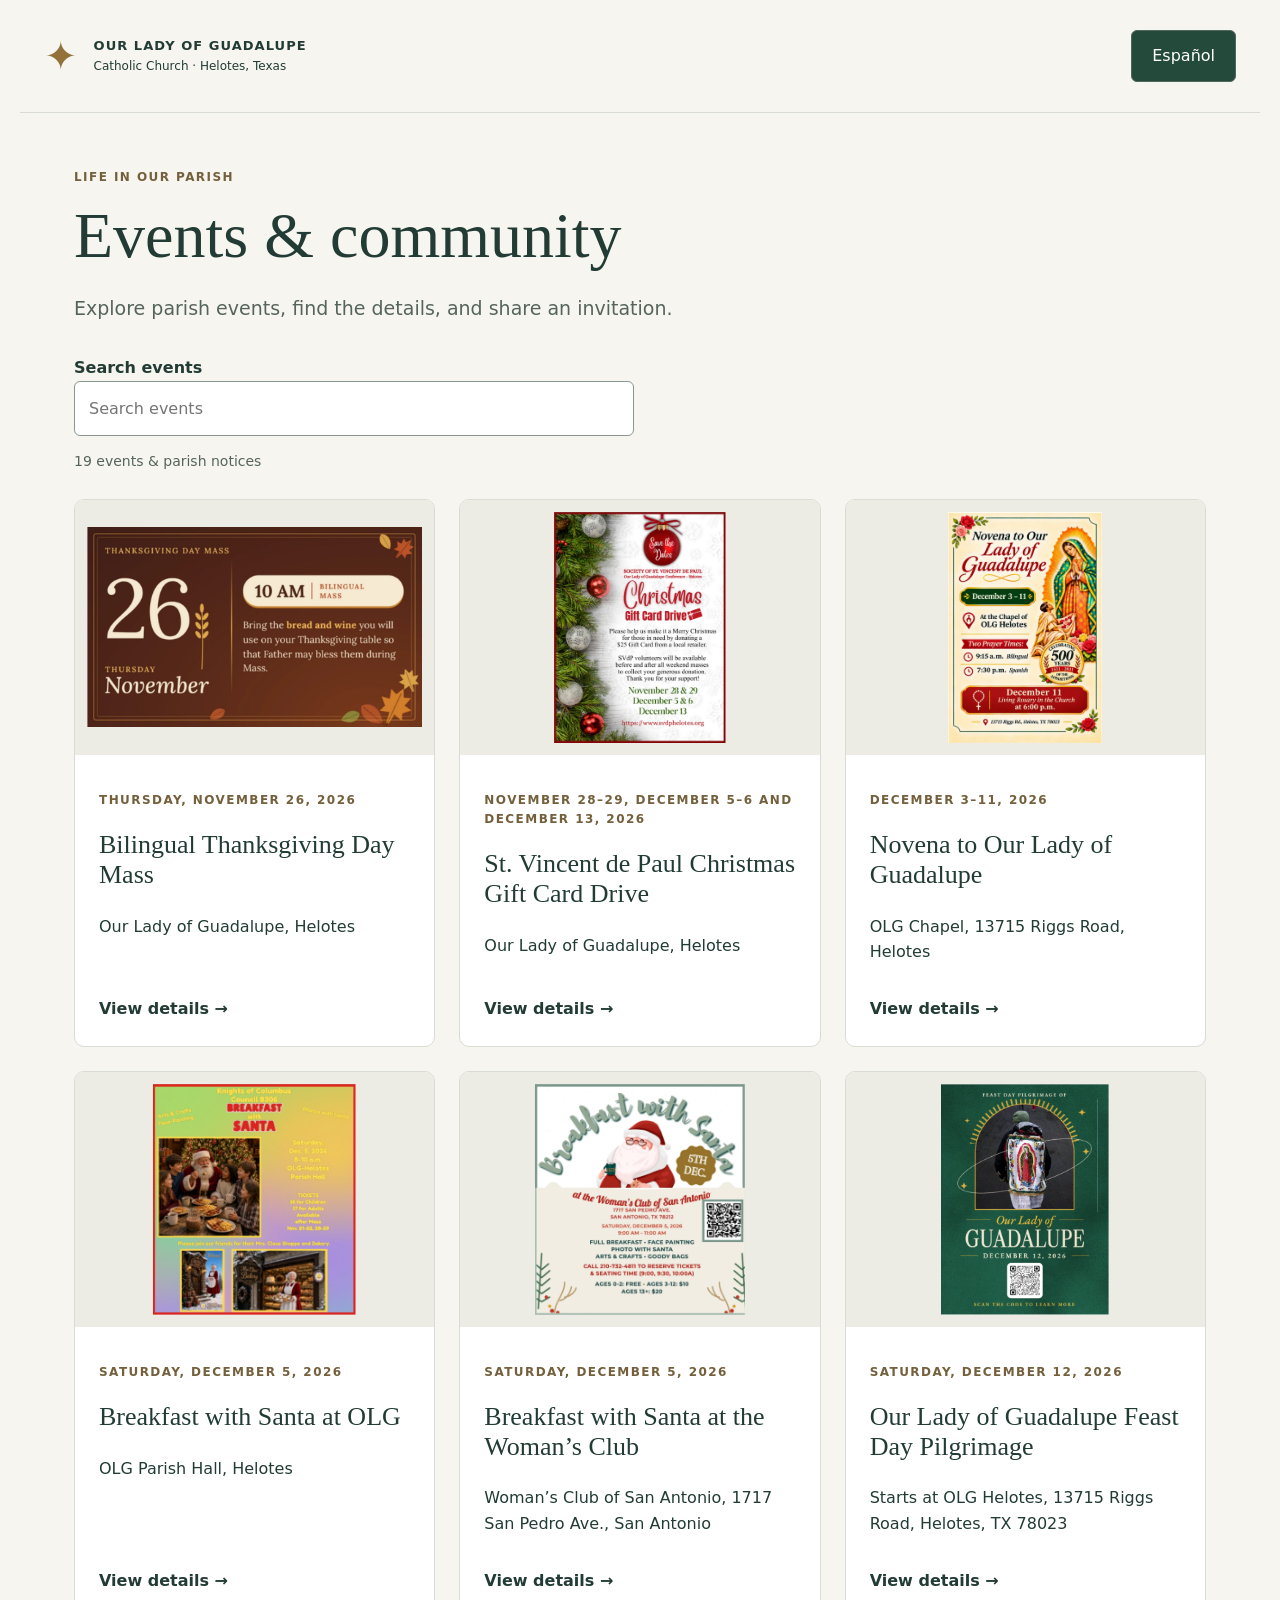
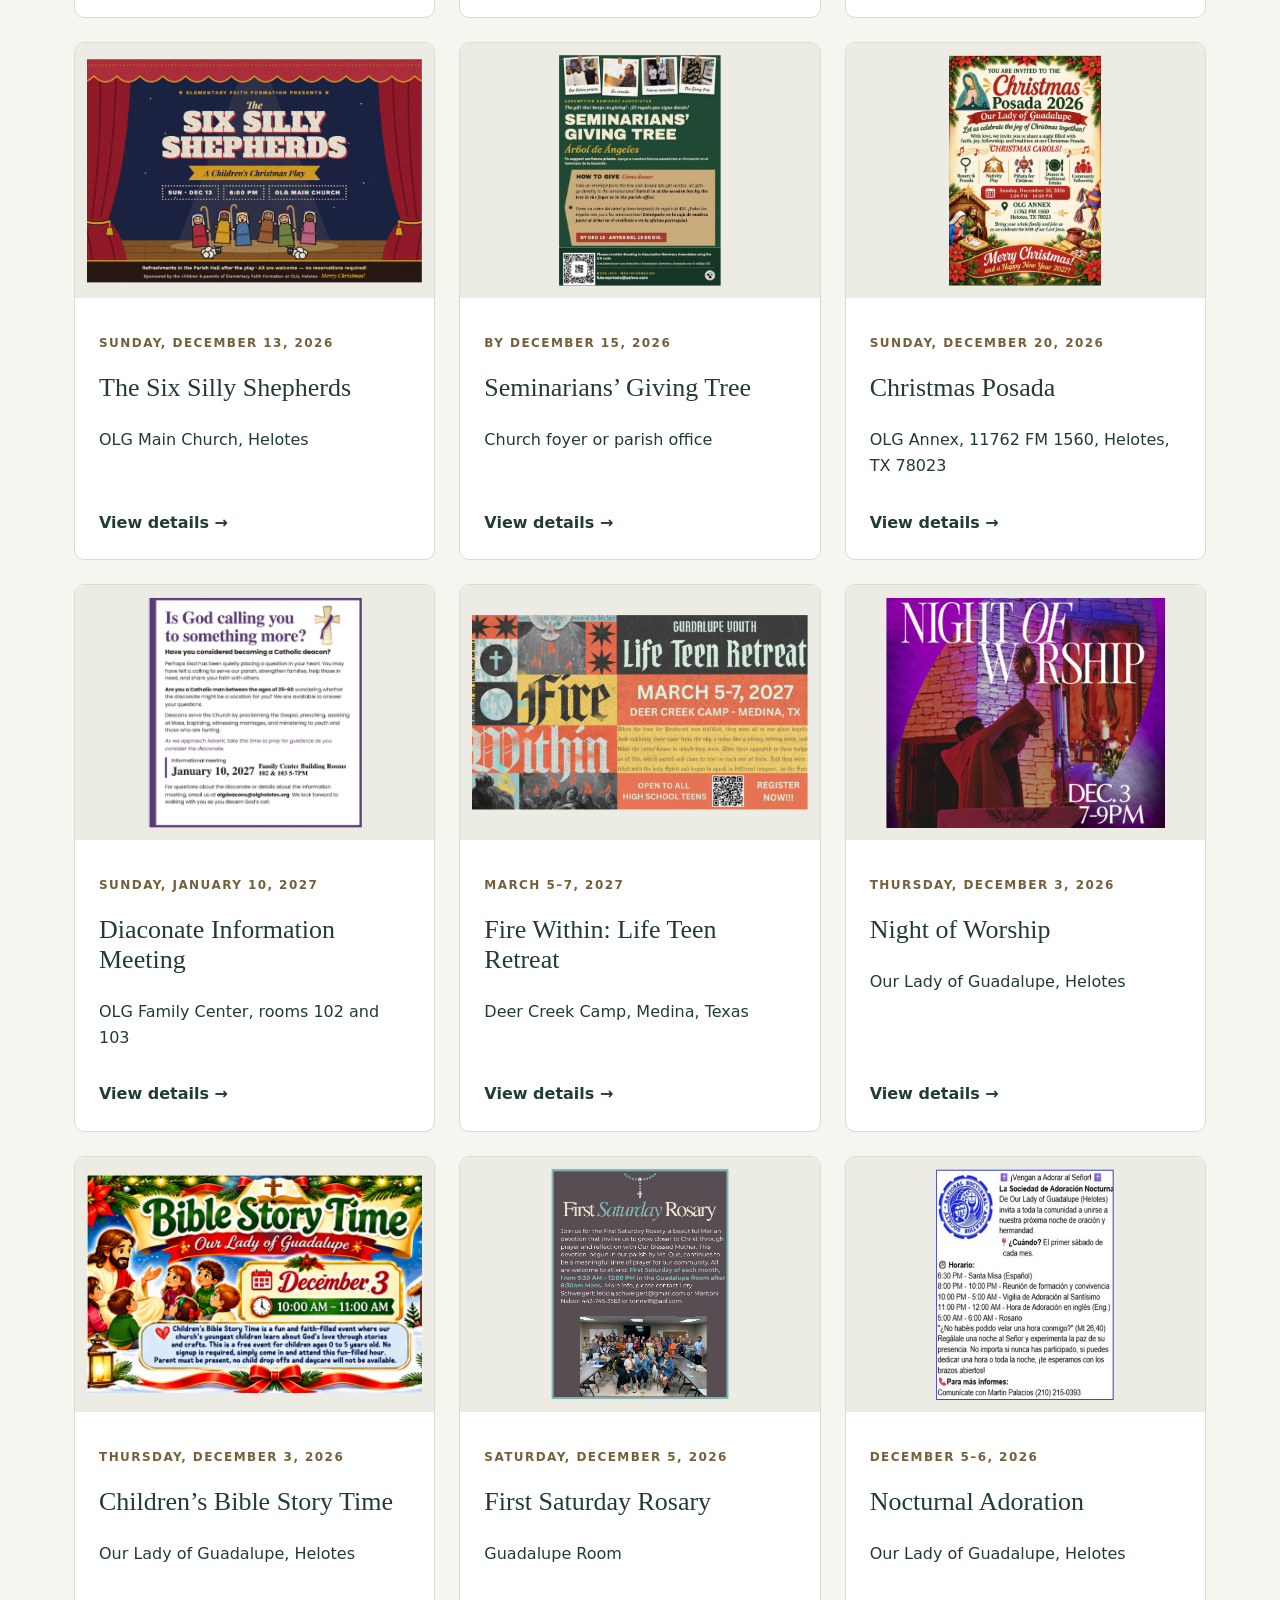
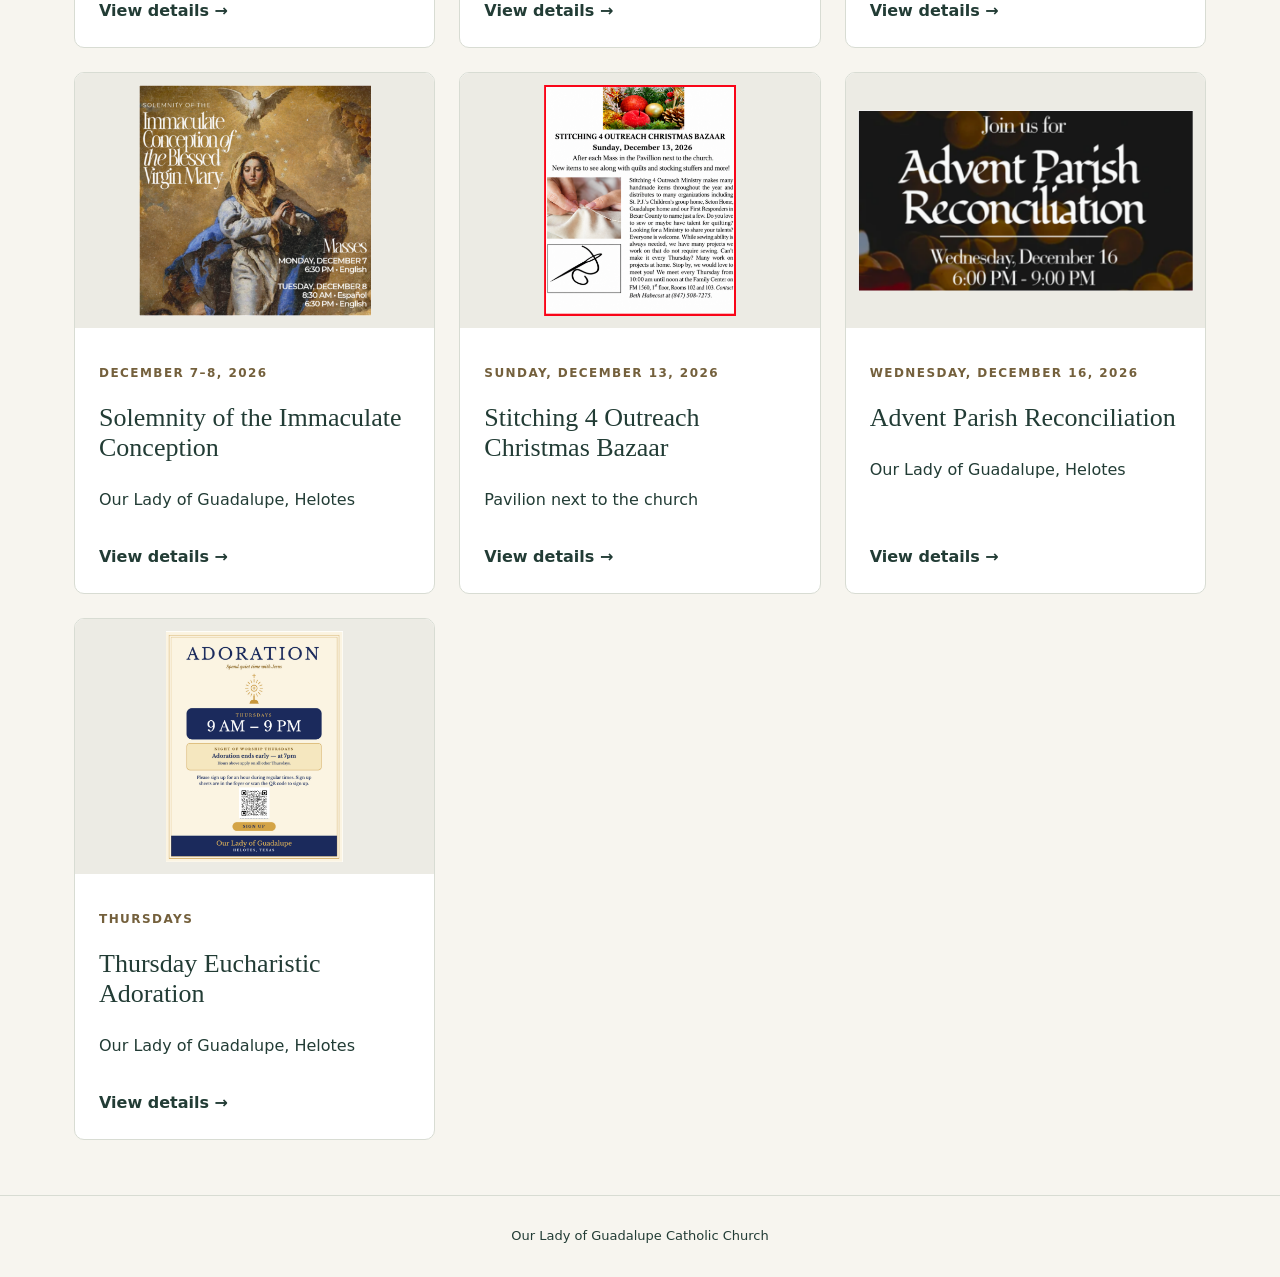
<file: events/index.html>
<!doctype html>
<html lang="en"><head><meta charset="utf-8"><meta name="viewport" content="width=device-width, initial-scale=1"><title>Parish Events | Our Lady of Guadalupe</title><meta name="description" content="Events and parish information from Our Lady of Guadalupe Catholic Church, Helotes."><link rel="stylesheet" href="hub.css"><script defer src="../events.js"></script><script defer src="hub.js"></script></head>
<body data-event="" data-root="../"><a class="skip" href="#main">Skip to content</a><header><div class="brand"><span class="mark" aria-hidden="true">✦</span><span>OUR LADY OF GUADALUPE<small>Catholic Church · Helotes, Texas</small></span></div><button id="language" type="button">Español</button></header><main id="main" tabindex="-1"><noscript>Please enable JavaScript to view parish events. / Active JavaScript para ver los eventos.</noscript></main><footer>Our Lady of Guadalupe Catholic Church</footer></body></html>
</file>
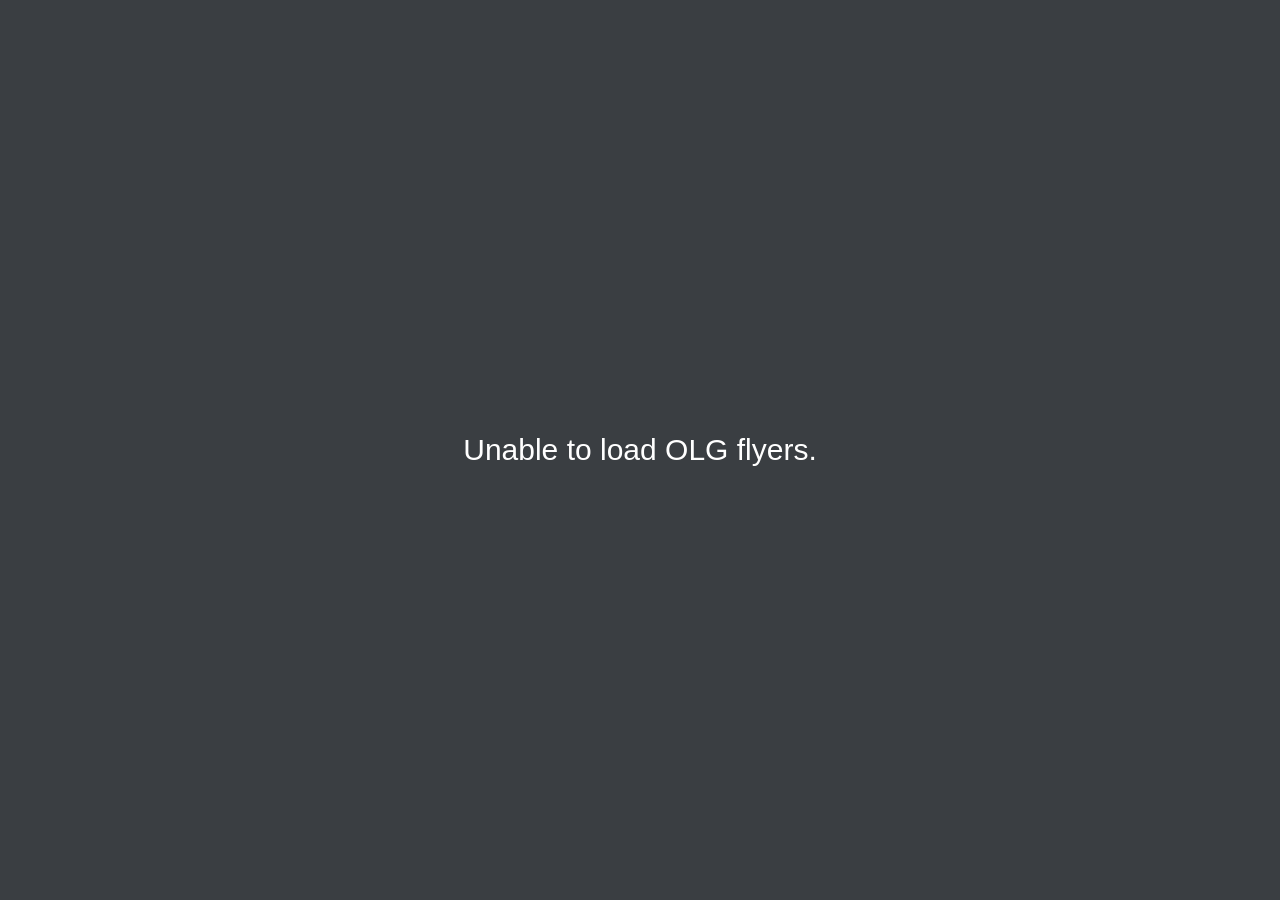
<file: slideshow.html>
<!DOCTYPE html>
<html lang="en">
<head>
  <meta charset="UTF-8">

  <meta
    name="viewport"
    content="width=device-width, initial-scale=1.0, maximum-scale=1.0, user-scalable=no"
  >

  <title>OLG Kiosk Slideshow</title>

  <style>
    * {
      box-sizing: border-box;
      margin: 0;
      padding: 0;
      -webkit-tap-highlight-color: transparent;
    }

    html,
    body {
      width: 100%;
      height: 100%;
      overflow: hidden;
      background: #000;
      user-select: none;
      -webkit-user-select: none;
      touch-action: none;
    }

    #slideshow {
      position: fixed;
      inset: 0;
      width: 100%;
      height: 100%;
      background: #000;
      overflow: hidden;
    }

    /* =========================
       FLYER
       ========================= */

    #flyer {
      position: absolute;
      inset: 0;

      width: 100%;
      height: 100%;

      object-fit: contain;
      object-position: center;

      display: block;
      background: #000;

      opacity: 1;
      transition: opacity 0.3s ease;

      pointer-events: none;
    }

    #flyer.fade {
      opacity: 0;
    }

    /* =========================
       INVISIBLE TOUCH AREAS
       ========================= */

    .touch-zone {
      position: absolute;
      top: 0;
      bottom: 0;
      z-index: 10;
    }

    #leftZone {
      left: 0;
      width: 35%;
    }

    #centerZone {
      left: 35%;
      width: 30%;
    }

    #rightZone {
      right: 0;
      width: 35%;
    }

    /* =========================
       HOME BUTTON
       ========================= */

    #homeButton {
      position: fixed;

      top: 50%;
      left: 50%;
      bottom: auto;

      transform:
        translate(-50%, -50%)
        scale(.96);

      padding: 20px 34px;

      border: none;
      border-radius: 50px;

      background: rgba(0, 0, 0, 0.75);
      color: white;

      font-family: Arial, sans-serif;
      font-size: 26px;
      font-weight: bold;

      text-decoration: none;

      z-index: 100;

      opacity: 0;
      pointer-events: none;

      transition:
        opacity 0.25s ease,
        transform 0.25s ease;
    }

    #homeButton.visible {
      opacity: 1;
      pointer-events: auto;

      transform:
        translate(-50%, -50%)
        scale(1);
    }

    /* =========================
       LOADING / ERROR MESSAGE
       ========================= */

    #message {
      position: fixed;
      inset: 0;

      display: flex;
      align-items: center;
      justify-content: center;

      padding: 50px;

      background: #3a3e42;
      color: white;

      font-family: Arial, sans-serif;
      font-size: 30px;
      text-align: center;

      z-index: 200;
    }
  </style>
</head>


<body>

  <div id="slideshow">

    <img
      id="flyer"
      alt="OLG Event Flyer"
    >

    <!-- Invisible navigation -->

    <div
      id="leftZone"
      class="touch-zone"
    ></div>

    <div
      id="centerZone"
      class="touch-zone"
    ></div>

    <div
      id="rightZone"
      class="touch-zone"
    ></div>

    <!-- Home button -->

    <a
      id="homeButton"
      href="index.html"
    >
      ⌂ Home
    </a>

  </div>


  <div id="message">
    Loading OLG Flyers...
  </div>


  <script>

    // ==========================================
    // CLOUDINARY SETTINGS
    // ==========================================

    const CLOUD_NAME =
      "fxeaggsf";

    const FLYER_TAG =
      "olg-kiosk";


    // ==========================================
    // SLIDESHOW SETTINGS
    // ==========================================

    // Change flyer every 15 seconds

    const AUTO_ADVANCE_TIME =
      15000;


    // Check Cloudinary for changes every 60 seconds

    const REFRESH_TIME =
      60000;


    // Home button disappears after 4 seconds

    const HOME_HIDE_TIME =
      4000;


    // Swipe sensitivity

    const SWIPE_THRESHOLD =
      70;


    // ==========================================
    // ELEMENTS
    // ==========================================

    const flyer =
      document.getElementById("flyer");


    const message =
      document.getElementById("message");


    const leftZone =
      document.getElementById("leftZone");


    const centerZone =
      document.getElementById("centerZone");


    const rightZone =
      document.getElementById("rightZone");


    const homeButton =
      document.getElementById("homeButton");


    // ==========================================
    // STATE
    // ==========================================

    let flyers = [];

    let currentIndex = 0;

    let autoTimer = null;

    let homeTimer = null;

    let touchStartX = null;

    let touchStartY = null;

    let touchMoved = false;

    // Shared Internet clock so separate kiosks do not depend only on
    // their individual device clocks.
    let networkClockOffset = 0;

    function syncedNow() {
      return Date.now() + networkClockOffset;
    }

    async function syncNetworkClock() {
      const controller = new AbortController();
      const timeout = setTimeout(() => controller.abort(), 3500);

      try {
        const started = Date.now();
        const response = await fetch(
          "https://worldtimeapi.org/api/timezone/Etc/UTC",
          { cache: "no-store", signal: controller.signal }
        );

        if (!response.ok) throw new Error("Time service unavailable");

        const data = await response.json();
        const finished = Date.now();

        if (typeof data.unixtime !== "number") {
          throw new Error("Invalid time response");
        }

        const midpointLocal = started + ((finished - started) / 2);
        networkClockOffset = (data.unixtime * 1000) - midpointLocal;

        syncToClock(false);
      } catch (error) {
        console.warn("Internet clock unavailable; using device clock.", error);
      } finally {
        clearTimeout(timeout);
      }
    }



    // ==========================================
    // LOAD FLYERS FROM CLOUDINARY
    // ==========================================

    async function loadFlyers(
      firstLoad = false
    ) {

      try {

        const listURL =
          `https://res.cloudinary.com/${CLOUD_NAME}/image/list/${FLYER_TAG}.json?t=${Date.now()}`;


        const response =
          await fetch(
            listURL,
            {
              cache: "no-store"
            }
          );


        if (!response.ok) {

          throw new Error(
            "Unable to load Cloudinary flyer list."
          );

        }


        const data =
          await response.json();


        if (
          !data.resources ||
          !Array.isArray(data.resources)
        ) {

          throw new Error(
            "Invalid Cloudinary flyer list."
          );

        }


        // ======================================
        // SORT FLYERS BY PUBLIC ID
        //
        // 01 = first
        // 02 = second
        // 03 = third
        // 10 = tenth
        //
        // ======================================

        const sortedResources =
          [...data.resources].sort(
            (a, b) => {

              return a.public_id.localeCompare(
                b.public_id,
                undefined,
                {
                  numeric: true,
                  sensitivity: "base"
                }
              );

            }
          );


        // ======================================
        // BUILD CLOUDINARY IMAGE URLS
        // ======================================

        const newFlyers =
          sortedResources.map(
            resource => {

              return (

                `https://res.cloudinary.com/${CLOUD_NAME}/image/upload/` +

                `f_auto,q_auto/` +

                `v${resource.version}/` +

                `${resource.public_id}.${resource.format}`

              );

            }
          );


        // ======================================
        // NO FLYERS
        // ======================================

        if (
          newFlyers.length === 0
        ) {

          flyers = [];


          message.style.display =
            "flex";


          message.textContent =
            "No flyers are currently available.";


          clearInterval(
            autoTimer
          );


          return;

        }


        // ======================================
        // REMEMBER CURRENT FLYER
        // ======================================

        const oldCurrentFlyer =
          flyers[currentIndex];


        flyers =
          newFlyers;


        /*
          If Cloudinary refreshes while the kiosk
          is running, keep the current flyer on
          screen if it still exists.
        */

        if (oldCurrentFlyer) {

          const matchingIndex =
            flyers.indexOf(
              oldCurrentFlyer
            );


          if (
            matchingIndex !== -1
          ) {

            currentIndex =
              matchingIndex;

          }

          else {

            currentIndex = 0;

          }

        }

        else {

          currentIndex = 0;

        }


        // Preload images

        preloadFlyers();


        // Show first flyer

        if (
          firstLoad ||
          !flyer.src
        ) {

          currentIndex = getSyncedIndex();
          showFlyer(
            currentIndex,
            false
          );

        }


        // Start rotation

        startAutoAdvance();

      }


      catch (error) {

        console.error(
          "Cloudinary error:",
          error
        );


        /*
          If the slideshow is already running,
          don't interrupt it because of a
          temporary internet issue.
        */

        if (
          flyers.length === 0
        ) {

          message.style.display =
            "flex";


          message.textContent =
            "Unable to load OLG flyers.";

        }

      }

    }


    // ==========================================
    // SHOW FLYER
    // ==========================================

    function showFlyer(
      index,
      animate = true
    ) {

      if (
        flyers.length === 0
      ) {

        return;

      }


      // Loop backward

      if (
        index < 0
      ) {

        index =
          flyers.length - 1;

      }


      // Loop forward

      if (
        index >= flyers.length
      ) {

        index = 0;

      }


      const nextURL =
        flyers[index];


      const nextImage =
        new Image();


      nextImage.onload =
        () => {

          message.style.display =
            "none";


          const changeImage =
            () => {

              currentIndex =
                index;


              flyer.src =
                nextURL;


              flyer.classList.remove(
                "fade"
              );

            };


          if (
            animate &&
            flyer.src
          ) {

            flyer.classList.add(
              "fade"
            );


            setTimeout(
              changeImage,
              250
            );

          }

          else {

            changeImage();

          }

        };


      nextImage.onerror =
        () => {

          console.error(
            "Unable to load flyer:",
            nextURL
          );

        };


      nextImage.src =
        nextURL;

    }


    // ==========================================
    // NEXT FLYER
    // ==========================================

    function nextFlyer() {

      showFlyer(
        currentIndex + 1
      );


      // Manual navigation is temporary; the next clock sync rejoins all kiosks.

    }


    // ==========================================
    // PREVIOUS FLYER
    // ==========================================

    function previousFlyer() {

      showFlyer(
        currentIndex - 1
      );


      // Manual navigation is temporary; the next clock sync rejoins all kiosks.

    }


    // ==========================================
    // AUTOMATIC ROTATION
    // ==========================================

    function getSyncedIndex() {
      if (flyers.length === 0) return 0;
      return Math.floor(syncedNow() / AUTO_ADVANCE_TIME) % flyers.length;
    }


    function syncToClock(animate = true) {
      if (flyers.length === 0) return;
      const syncedIndex = getSyncedIndex();
      if (syncedIndex !== currentIndex || !flyer.src) {
        showFlyer(syncedIndex, animate);
      }
    }


    function startAutoAdvance() {

      clearInterval(autoTimer);
      clearTimeout(autoTimer);

      if (flyers.length <= 1) {
        return;
      }

      // Immediately join the same shared 15-second slot as every kiosk.
      syncToClock(false);

      function scheduleNextBoundary() {
        clearTimeout(autoTimer);

        const now = syncedNow();
        const remaining =
          AUTO_ADVANCE_TIME - (now % AUTO_ADVANCE_TIME) + 35;

        autoTimer = setTimeout(() => {
          syncToClock(true);
          scheduleNextBoundary();
        }, remaining);
      }

      scheduleNextBoundary();
    }


    function restartAutoAdvance() {
      startAutoAdvance();
    }


    // ==========================================
    // HOME BUTTON
    // ==========================================

    function showHomeButton() {

      homeButton.classList.add(
        "visible"
      );


      clearTimeout(
        homeTimer
      );


      homeTimer =
        setTimeout(
          () => {

            homeButton.classList.remove(
              "visible"
            );

          },

          HOME_HIDE_TIME
        );

    }


    // ==========================================
    // TAP NAVIGATION
    // ==========================================

    leftZone.addEventListener(
      "click",
      () => {

        if (
          !touchMoved
        ) {

          previousFlyer();

        }

      }
    );


    rightZone.addEventListener(
      "click",
      () => {

        if (
          !touchMoved
        ) {

          nextFlyer();

        }

      }
    );


    centerZone.addEventListener(
      "click",
      () => {

        if (
          !touchMoved
        ) {

          showHomeButton();

        }

      }
    );


    // ==========================================
    // TOUCH START
    // ==========================================

    document.addEventListener(
      "touchstart",

      event => {

        if (
          !event.touches.length
        ) {

          return;

        }


        touchStartX =
          event.touches[0].clientX;


        touchStartY =
          event.touches[0].clientY;


        touchMoved =
          false;

      },

      {
        passive: true
      }
    );


    // ==========================================
    // TOUCH MOVE
    // ==========================================

    document.addEventListener(
      "touchmove",

      event => {

        if (
          touchStartX === null
        ) {

          return;

        }


        const deltaX =

          event.touches[0].clientX -

          touchStartX;


        const deltaY =

          event.touches[0].clientY -

          touchStartY;


        if (

          Math.abs(deltaX) > 15 ||

          Math.abs(deltaY) > 15

        ) {

          touchMoved =
            true;

        }

      },

      {
        passive: true
      }
    );


    // ==========================================
    // TOUCH END / SWIPE
    // ==========================================

    document.addEventListener(
      "touchend",

      event => {

        if (
          touchStartX === null
        ) {

          return;

        }


        const touch =
          event.changedTouches[0];


        const deltaX =

          touch.clientX -

          touchStartX;


        const deltaY =

          touch.clientY -

          touchStartY;


        if (

          Math.abs(deltaX) >

            Math.abs(deltaY) &&


          Math.abs(deltaX) >=

            SWIPE_THRESHOLD

        ) {


          // Swipe LEFT = next

          if (
            deltaX < 0
          ) {

            nextFlyer();

          }


          // Swipe RIGHT = previous

          else {

            previousFlyer();

          }

        }


        touchStartX =
          null;


        touchStartY =
          null;


        setTimeout(
          () => {

            touchMoved =
              false;

          },

          100
        );

      },

      {
        passive: true
      }
    );


    // ==========================================
    // KEYBOARD SUPPORT
    // ==========================================

    document.addEventListener(
      "keydown",

      event => {

        if (
          event.key ===
          "ArrowRight"
        ) {

          nextFlyer();

        }


        if (
          event.key ===
          "ArrowLeft"
        ) {

          previousFlyer();

        }


        if (
          event.key ===
          "Enter"
        ) {

          showHomeButton();

        }

      }
    );


    // ==========================================
    // PRELOAD FLYERS
    // ==========================================

    function preloadFlyers() {

      flyers.forEach(
        source => {

          const image =
            new Image();


          image.src =
            source;

        }
      );

    }


    // ==========================================
    // START KIOSK
    // ==========================================

    (async function startKiosk() {
      await syncNetworkClock();
      await loadFlyers(true);
    })();



    // Refresh the shared clock periodically.
    setInterval(syncNetworkClock, 5 * 60 * 1000);

    // Whenever the kiosk returns from Home or wakes up, immediately snap
    // back to the same flyer position as the other kiosk.
    window.addEventListener("pageshow", () => {
      syncNetworkClock();
      syncToClock(false);
      startAutoAdvance();
    });

    document.addEventListener("visibilitychange", () => {
      if (!document.hidden) {
        syncNetworkClock();
        syncToClock(false);
        startAutoAdvance();
      }
    });

    // ==========================================
    // CHECK CLOUDINARY FOR CHANGES
    // ==========================================
    //
    // Every 60 seconds the kiosk checks for:
    //
    // - new flyers
    // - deleted flyers
    // - reordered/renamed flyers
    //
    // No GitHub changes are required.
    // ==========================================

    setInterval(
      () => {

        loadFlyers(
          false
        );

      },

      REFRESH_TIME
    );

  </script>

</body>
</html>
</file>
<file: events/hub.css>
:root{font-family:system-ui,sans-serif;color:#223c35;background:#f7f5ef;line-height:1.6}*{box-sizing:border-box}body{margin:0}header{max-width:1240px;margin:auto;padding:24px;display:flex;align-items:center;justify-content:space-between;gap:20px;border-bottom:1px solid #d8dcd3}.brand{display:flex;align-items:center;gap:15px;font-size:13px;font-weight:750;letter-spacing:.08em}.brand small{display:block;font-weight:400;font-size:12px;letter-spacing:0}.mark{font-size:40px;color:#92713b}main{max-width:1180px;margin:55px auto;padding:0 24px;min-height:65vh}h1,h2{font-family:Georgia,serif;line-height:1.15;font-weight:400}h1{font-size:clamp(36px,6vw,64px);max-width:850px;margin:12px 0 20px}h2{font-size:26px}.intro{font-size:19px;max-width:650px;color:#56655c}.eyebrow{font-size:12px;text-transform:uppercase;font-weight:700;letter-spacing:.12em;color:#74603c}button,.button{font:inherit;border:1px solid #52665c;border-radius:6px;padding:12px 20px;min-height:48px;background:#234a3b;color:white;cursor:pointer;display:inline-block;text-decoration:none}a{color:inherit}a:focus-visible,button:focus-visible,input:focus-visible{outline:3px solid #b97921;outline-offset:4px}label{display:block;margin-top:32px;font-weight:650}input{font:inherit;padding:14px;border:1px solid #8a978e;border-radius:6px;background:white;width:100%;max-width:560px;min-height:48px}.count{font-size:14px;color:#56655c}.grid{display:grid;grid-template-columns:repeat(3,minmax(0,1fr));gap:24px;margin-top:26px}.card{display:flex;flex-direction:column;text-decoration:none;background:white;border:1px solid #d8dcd3;border-radius:10px;overflow:hidden;transition:transform .15s}.card:hover{transform:translateY(-3px)}.card img{width:100%;height:255px;object-fit:contain;background:#ecebe4;padding:12px}.card-body{padding:24px;display:flex;flex:1;flex-direction:column}.card h2{margin:8px 0}.action{font-weight:650;margin-top:auto;padding-top:15px}.detail{display:grid;grid-template-columns:1fr 1fr;gap:50px;margin-top:32px}.detail h1{font-size:clamp(34px,4vw,50px)}dl{border-block:1px solid #d8dcd3;padding:20px 0}dt{font-size:12px;text-transform:uppercase;letter-spacing:.1em;font-weight:700;margin-top:12px}dd{margin:0 0 12px}.description{white-space:pre-line;font-size:18px}figure{margin:0}figure img{width:100%;height:auto;border-radius:8px}.flyer-link{display:block;padding:14px 0}.back{display:inline-block;padding:10px 0;min-height:48px}.detail button{margin-top:18px}footer{text-align:center;padding:30px;font-size:13px;border-top:1px solid #d8dcd3}.skip{position:absolute;left:-9999px}.skip:focus{left:15px;top:10px;background:white;padding:10px;z-index:2}@media(max-width:850px){.grid{grid-template-columns:repeat(2,minmax(0,1fr))}.detail{grid-template-columns:1fr}main{margin-top:32px}}@media(max-width:540px){.grid{grid-template-columns:1fr}.brand{font-size:10px;letter-spacing:.03em}.mark{display:none}header{padding:18px 20px}header button{padding:10px}main{padding:0 20px}.card img{height:300px}}@media(prefers-reduced-motion:reduce){.card{transition:none}}
.official-links{display:flex;flex-wrap:wrap;gap:12px;margin-top:20px}
.gallery{margin-top:50px;display:grid;gap:35px}.gallery figcaption{font-weight:650;margin:12px 0}.gallery img{display:block;max-width:100%;height:auto;background:white}.gallery figure{padding:20px;border:1px solid #d8dcd3;border-radius:10px}

.flyer-qr{margin:24px 0;padding:18px;border:1px solid #b7c6b6;border-inline-start:5px solid #234a3b;border-radius:6px;background:#eaf1e8}
.flyer-qr h2,.flyer-qr p{margin:0 0 10px}.flyer-qr p:last-child{margin-bottom:0}
</file>
